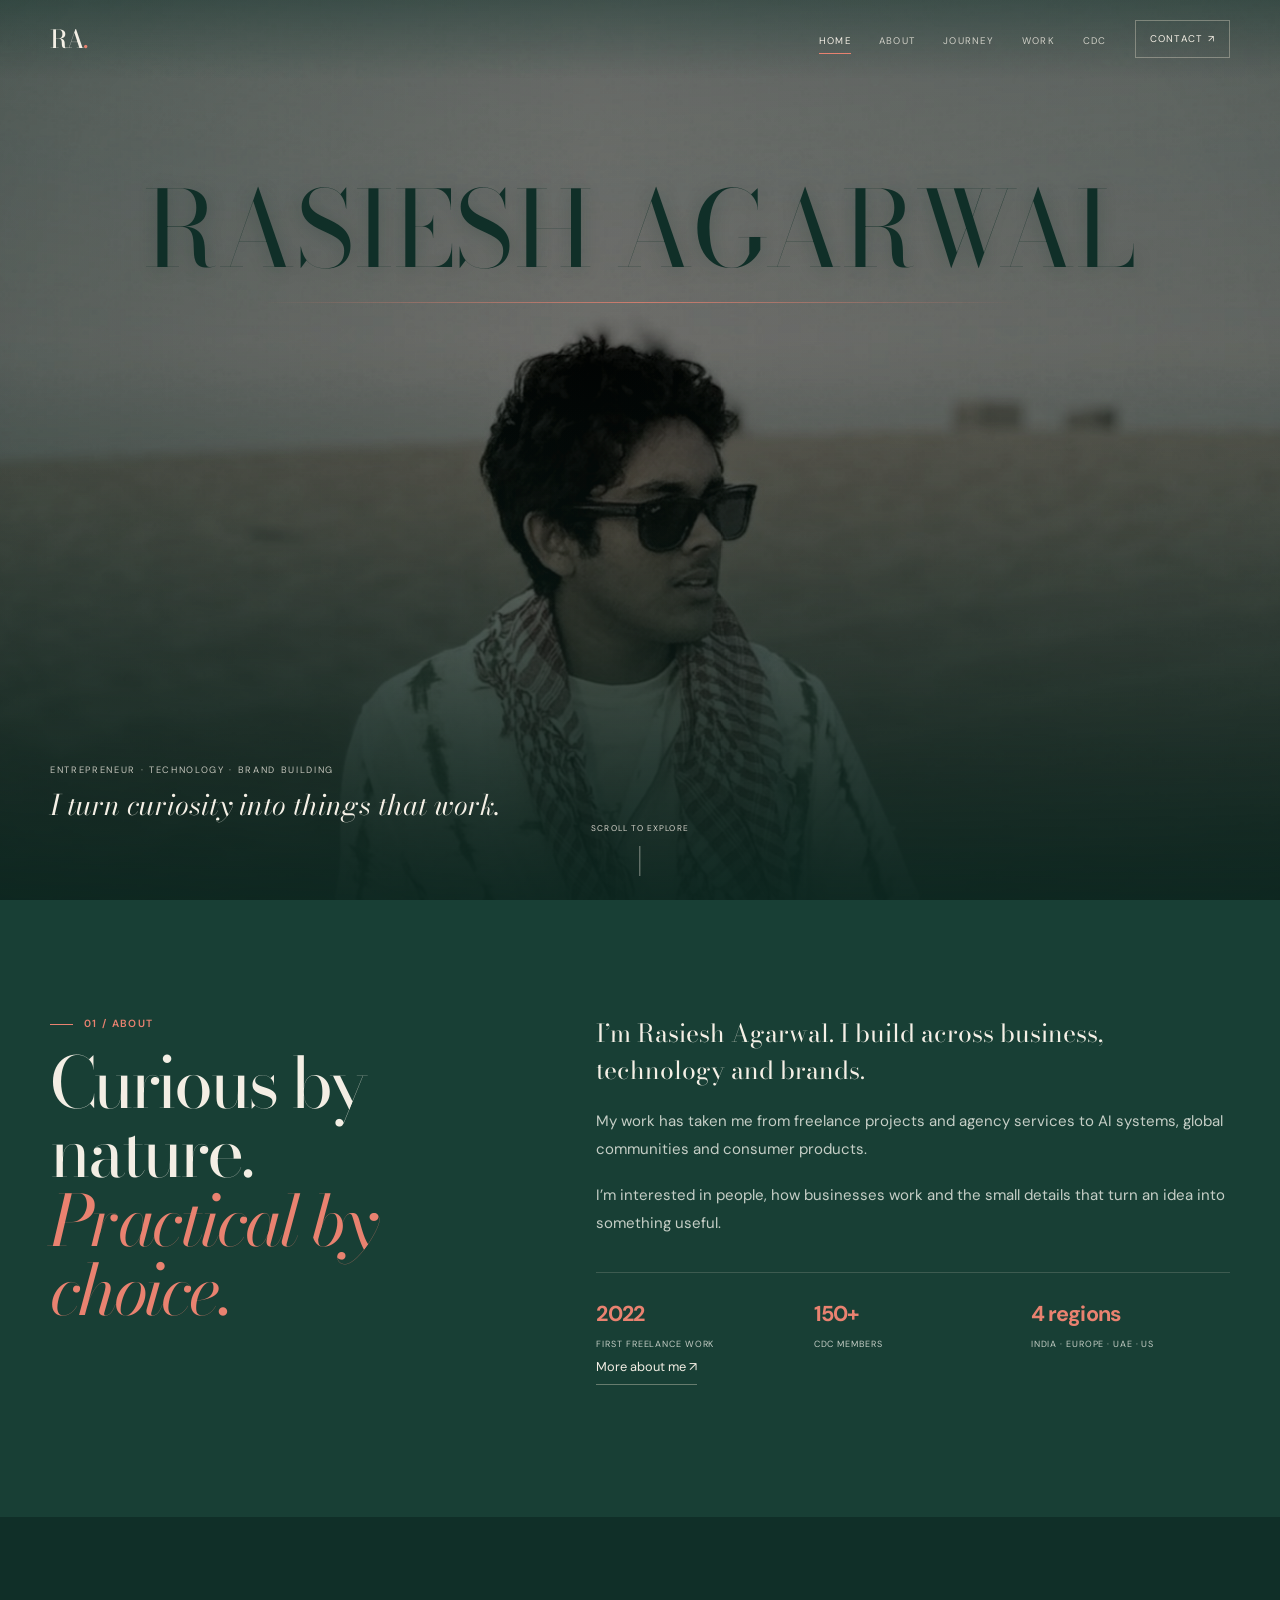
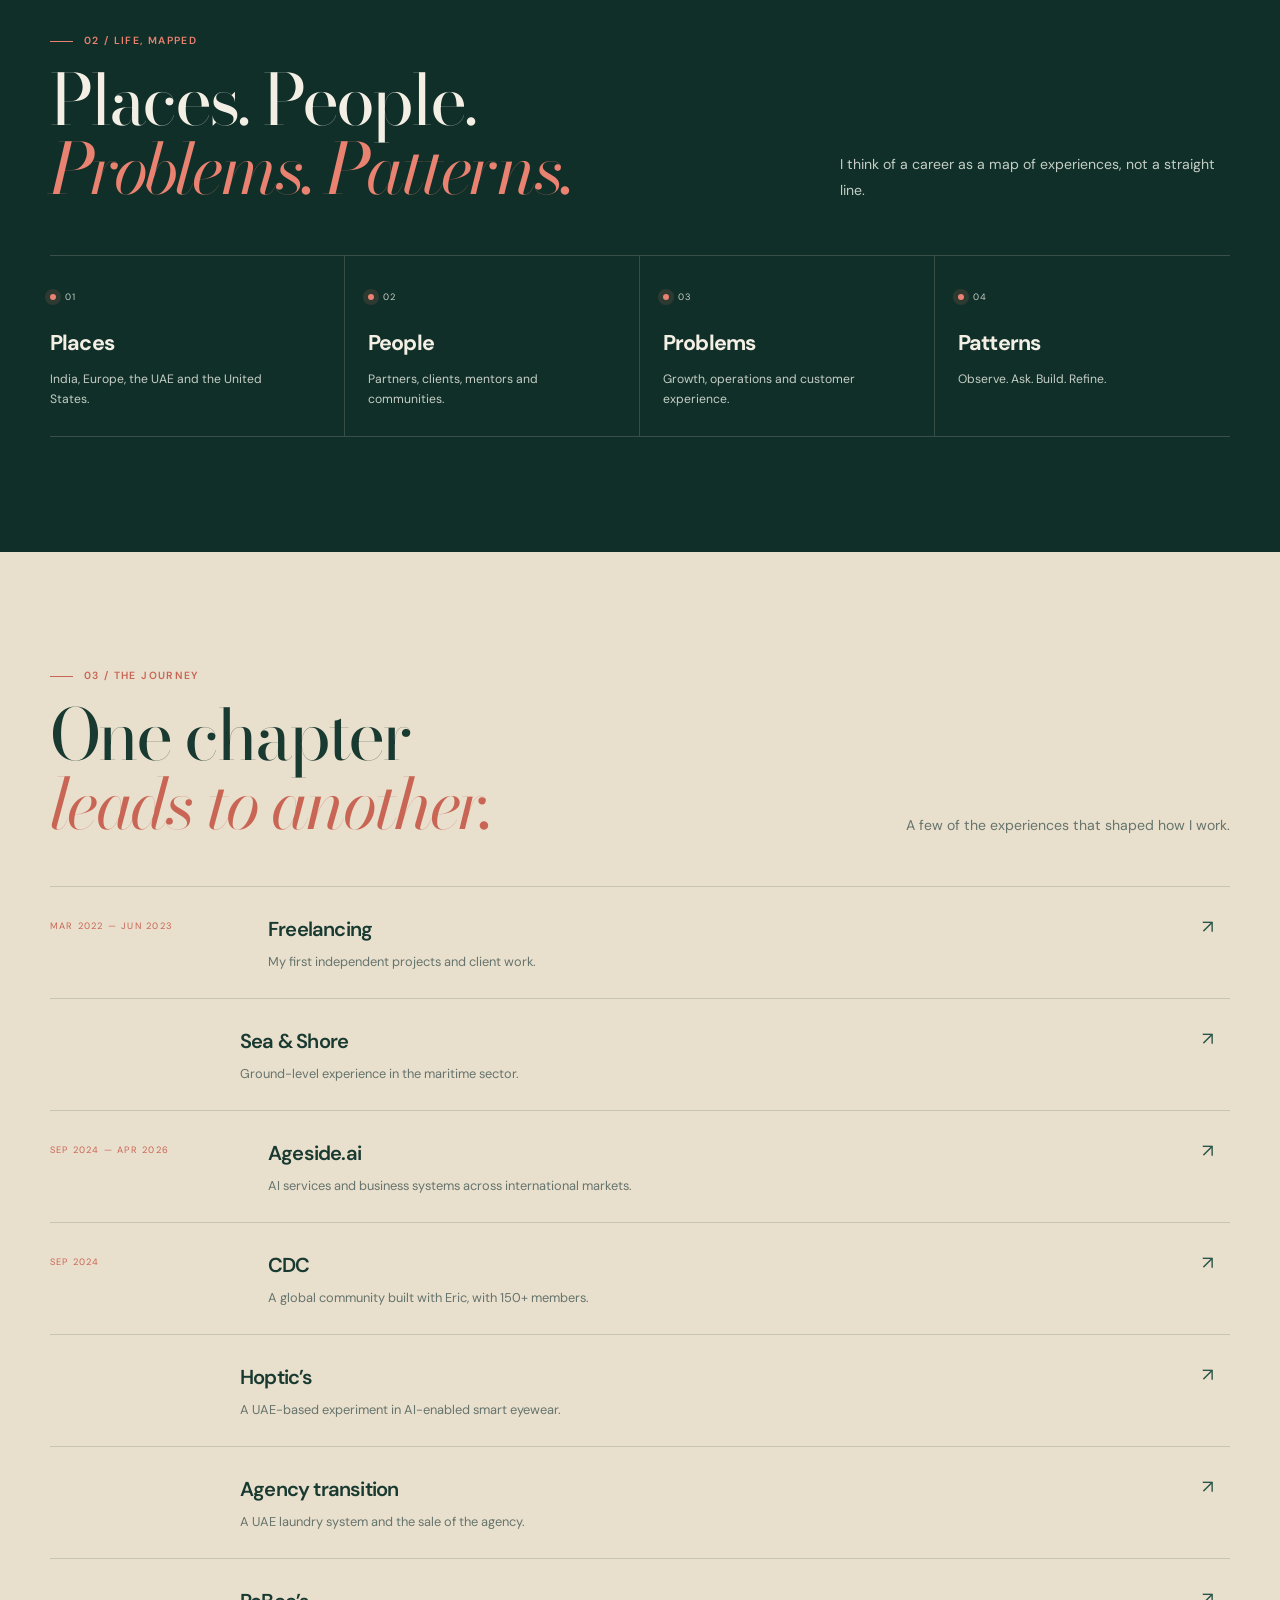
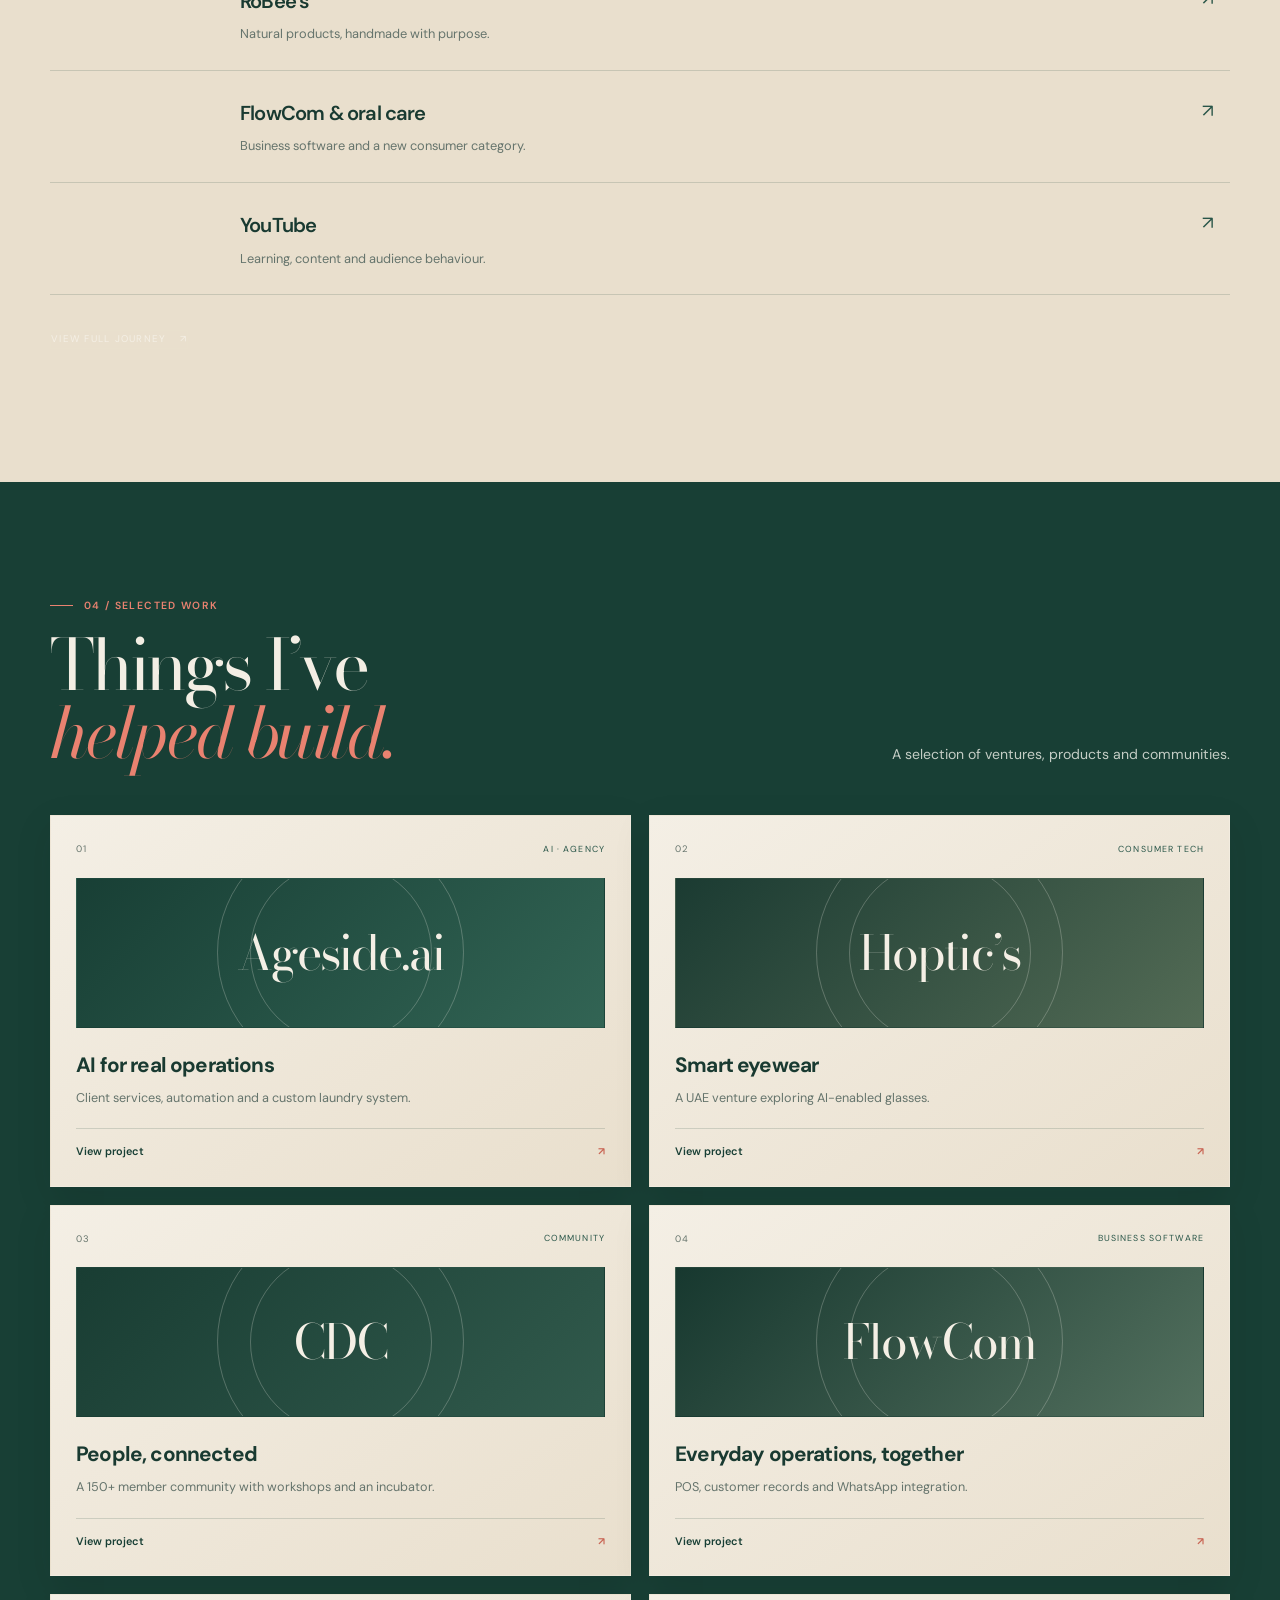
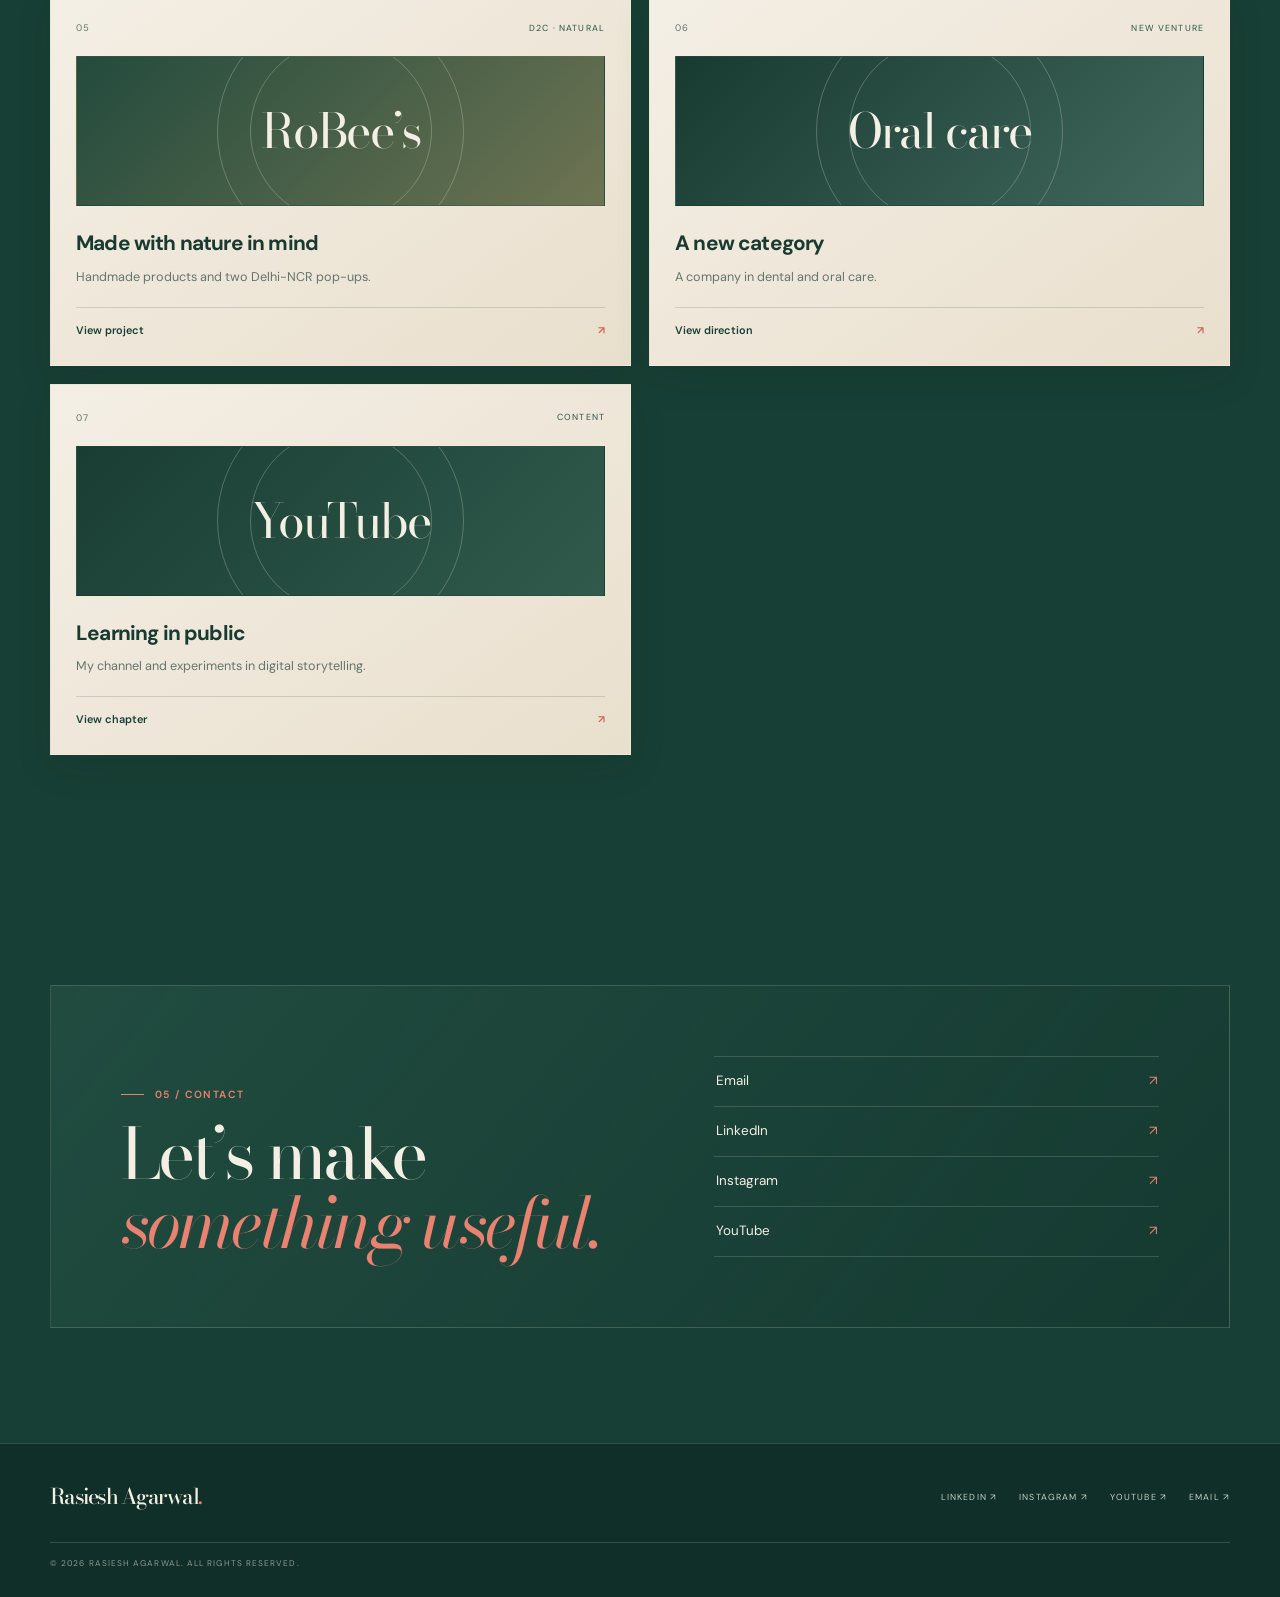
<file: index.html>
<!doctype html>
<html lang="en">
<head>
  <meta charset="utf-8">
  <meta name="viewport" content="width=device-width, initial-scale=1">
  <meta name="description" content="Rasiesh Agarwal — entrepreneur working across technology, brands, business systems and community.">
  <meta name="theme-color" content="#183f35">
  <title>Home · Rasiesh Agarwal</title>
  <link rel="stylesheet" href="style.css">
  <link rel="icon" href="assets/favicon.svg" type="image/svg+xml">
</head>
<body class="home-page">
<div class="progress" aria-hidden="true"></div>
<a class="skip-link" href="#main">Skip to content</a>
<header class="site-header">
  <nav class="nav wrap" aria-label="Main navigation">
    <a class="brand" href="index.html">RA<span>.</span></a>
    <div class="nav-right">
      <ul class="nav-links" id="site-menu"><li><a href="index.html" aria-current="page">Home</a></li><li><a href="about.html">About</a></li><li><a href="journey.html">Journey</a></li><li><a href="work.html">Work</a></li><li><a href="community.html">CDC</a></li></ul>
      <a class="nav-contact" href="index.html#contact">Contact ↗</a>
      <button class="menu-toggle" aria-controls="site-menu" type="button" aria-label="Open menu" aria-expanded="false">＋</button>
    </div>
  </nav>
</header>
<main id="main">
<section class="hero-landing" id="top" aria-label="Rasiesh Agarwal — introduction">
  <img class="hero-landing-image" src="assets/rasiesh-hero-cinematic.jpg" alt="Rasiesh Agarwal standing in a desert at sunset">
  <div class="hero-landing-shade" aria-hidden="true"></div>
  <div class="hero-title-block hero-in"><h1 aria-label="Rasiesh Agarwal"><span class="name-word name-first" aria-hidden="true">RASIESH</span> <span class="name-word name-last" aria-hidden="true">AGARWAL</span></h1></div>
  <div class="hero-bottom-copy hero-in d2">
    <span>ENTREPRENEUR · TECHNOLOGY · BRAND BUILDING</span>
    <p>I turn curiosity into things that work.</p>
  </div>
  <a class="hero-scroll" href="#about" aria-label="Scroll to explore"><span>SCROLL TO EXPLORE</span><i aria-hidden="true"></i></a>
</section>

<section class="section wrap" id="about">
  <div class="about-grid">
    <div class="reveal"><p class="eyebrow">01 / About</p><h2 class="section-title">Curious by nature.<br><em>Practical by choice.</em></h2></div>
    <div class="about-copy reveal delay-1">
      <p>I’m Rasiesh Agarwal. I build across business, technology and brands.</p>
      <p>My work has taken me from freelance projects and agency services to AI systems, global communities and consumer products.</p>
      <p>I’m interested in people, how businesses work and the small details that turn an idea into something useful.</p>
      <div class="facts">
        <div class="fact"><strong>2022</strong><span>First freelance work</span></div>
        <div class="fact"><strong>150+</strong><span>CDC members</span></div>
        <div class="fact"><strong>4 regions</strong><span>India · Europe · UAE · US</span></div>
      </div>
      <p class="home-link-row"><a class="text-link" href="about.html">More about me ↗</a></p>
    </div>
  </div>
</section>

<section class="section section-dark">
  <div class="wrap">
    <div class="section-head reveal"><div><p class="eyebrow">02 / Life, mapped</p><h2>Places. People.<br><em>Problems. Patterns.</em></h2></div><p class="section-intro">I think of a career as a map of experiences, not a straight line.</p></div>
    <div class="dataset">
      <div class="data-cell reveal"><span class="data-id"><i class="node"></i>01</span><h3>Places</h3><p>India, Europe, the UAE and the United States.</p></div>
      <div class="data-cell reveal delay-1"><span class="data-id"><i class="node"></i>02</span><h3>People</h3><p>Partners, clients, mentors and communities.</p></div>
      <div class="data-cell reveal delay-2"><span class="data-id"><i class="node"></i>03</span><h3>Problems</h3><p>Growth, operations and customer experience.</p></div>
      <div class="data-cell reveal delay-3"><span class="data-id"><i class="node"></i>04</span><h3>Patterns</h3><p>Observe. Ask. Build. Refine.</p></div>
    </div>
  </div>
</section>

<section class="section section-soft" id="journey">
  <div class="wrap">
    <div class="section-head reveal"><div><p class="eyebrow">03 / The journey</p><h2>One chapter<br><em>leads to another.</em></h2></div><p class="section-intro">A few of the experiences that shaped how I work.</p></div>
    <div class="timeline-list">
      <a class="timeline-item reveal" href="journey.html#freelance"><span class="timeline-date">MAR 2022 — JUN 2023</span><div><h3>Freelancing</h3><p>My first independent projects and client work.</p></div><span class="timeline-arrow">↗</span></a>
      <a class="timeline-item no-date reveal" href="journey.html#sea-shore"><div><h3>Sea &amp; Shore</h3><p>Ground-level experience in the maritime sector.</p></div><span class="timeline-arrow">↗</span></a>
      <a class="timeline-item reveal" href="journey.html#ageside"><span class="timeline-date">SEP 2024 — APR 2026</span><div><h3>Ageside.ai</h3><p>AI services and business systems across international markets.</p></div><span class="timeline-arrow">↗</span></a>
      <a class="timeline-item reveal" href="journey.html#cdc"><span class="timeline-date">SEP 2024</span><div><h3>CDC</h3><p>A global community built with Eric, with 150+ members.</p></div><span class="timeline-arrow">↗</span></a>
      <a class="timeline-item no-date reveal" href="journey.html#hoptics"><div><h3>Hoptic’s</h3><p>A UAE-based experiment in AI-enabled smart eyewear.</p></div><span class="timeline-arrow">↗</span></a>
      <a class="timeline-item no-date reveal" href="journey.html#transition"><div><h3>Agency transition</h3><p>A UAE laundry system and the sale of the agency.</p></div><span class="timeline-arrow">↗</span></a>
      <a class="timeline-item no-date reveal" href="journey.html#robees"><div><h3>RoBee’s</h3><p>Natural products, handmade with purpose.</p></div><span class="timeline-arrow">↗</span></a>
      <a class="timeline-item no-date reveal" href="journey.html#current"><div><h3>FlowCom &amp; oral care</h3><p>Business software and a new consumer category.</p></div><span class="timeline-arrow">↗</span></a>
      <a class="timeline-item no-date reveal" href="journey.html#youtube"><div><h3>YouTube</h3><p>Learning, content and audience behaviour.</p></div><span class="timeline-arrow">↗</span></a>
    </div>
    <p class="home-link-row home-link-row-lower"><a class="button" href="journey.html">View full journey <span>↗</span></a></p>
  </div>
</section>

<section class="section wrap" id="work">
  <div class="section-head reveal"><div><p class="eyebrow">04 / Selected work</p><h2>Things I’ve<br><em>helped build.</em></h2></div><p class="section-intro">A selection of ventures, products and communities.</p></div>
  <div class="work-grid">
    <a class="work-card reveal" href="chapters/ageside.html"><div class="work-card-top"><span class="work-num">01</span><span class="work-tag">AI · AGENCY</span></div><div class="work-art art-ai"><span>Ageside.ai</span></div><h3>AI for real operations</h3><p>Client services, automation and a custom laundry system.</p><div class="card-link">View project <span>↗</span></div></a>
    <a class="work-card reveal delay-1" href="chapters/hoptics.html"><div class="work-card-top"><span class="work-num">02</span><span class="work-tag">CONSUMER TECH</span></div><div class="work-art art-hoptic"><span>Hoptic’s</span></div><h3>Smart eyewear</h3><p>A UAE venture exploring AI-enabled glasses.</p><div class="card-link">View project <span>↗</span></div></a>
    <a class="work-card reveal" href="community.html"><div class="work-card-top"><span class="work-num">03</span><span class="work-tag">COMMUNITY</span></div><div class="work-art art-community"><span>CDC</span></div><h3>People, connected</h3><p>A 150+ member community with workshops and an incubator.</p><div class="card-link">View project <span>↗</span></div></a>
    <a class="work-card reveal delay-1" href="chapters/flowcom.html"><div class="work-card-top"><span class="work-num">04</span><span class="work-tag">BUSINESS SOFTWARE</span></div><div class="work-art art-flow"><span>FlowCom</span></div><h3>Everyday operations, together</h3><p>POS, customer records and WhatsApp integration.</p><div class="card-link">View project <span>↗</span></div></a>
    <a class="work-card reveal" href="chapters/robees.html"><div class="work-card-top"><span class="work-num">05</span><span class="work-tag">D2C · NATURAL</span></div><div class="work-art art-robees"><span>RoBee’s</span></div><h3>Made with nature in mind</h3><p>Handmade products and two Delhi-NCR pop-ups.</p><div class="card-link">View project <span>↗</span></div></a>
    <a class="work-card reveal delay-1" href="chapters/dental-oral-care.html"><div class="work-card-top"><span class="work-num">06</span><span class="work-tag">NEW VENTURE</span></div><div class="work-art art-oral"><span>Oral care</span></div><h3>A new category</h3><p>A company in dental and oral care.</p><div class="card-link">View direction <span>↗</span></div></a>
    <a class="work-card reveal" href="chapters/youtube.html"><div class="work-card-top"><span class="work-num">07</span><span class="work-tag">CONTENT</span></div><div class="work-art art-community"><span>YouTube</span></div><h3>Learning in public</h3><p>My channel and experiments in digital storytelling.</p><div class="card-link">View chapter <span>↗</span></div></a>
  </div>
</section>

<section class="section wrap" id="contact">
  <div class="contact-panel"><div class="reveal"><p class="eyebrow">05 / Contact</p><h2>Let’s make<br><em>something useful.</em></h2></div><div class="contact-links reveal delay-1"><a href="mailto:agarwalrasiesh@gmail.com">Email <span>↗</span></a><a href="https://www.linkedin.com/in/rasieshagarwal/" target="_blank" rel="noopener noreferrer">LinkedIn <span>↗</span></a><a href="https://www.instagram.com/rasieshagarwal/" target="_blank" rel="noopener noreferrer">Instagram <span>↗</span></a><a href="https://www.youtube.com/@RasieshAgarwal" target="_blank" rel="noopener noreferrer">YouTube <span>↗</span></a></div></div>
</section>
</main>
<footer class="site-footer">
  <div class="wrap footer-inner">
    <a class="footer-brand" href="index.html">Rasiesh Agarwal<span>.</span></a>
    <div class="footer-social">
      <a href="https://www.linkedin.com/in/rasieshagarwal/" target="_blank" rel="noopener noreferrer">LinkedIn ↗</a>
      <a href="https://www.instagram.com/rasieshagarwal/" target="_blank" rel="noopener noreferrer">Instagram ↗</a>
      <a href="https://www.youtube.com/@RasieshAgarwal" target="_blank" rel="noopener noreferrer">YouTube ↗</a>
      <a href="mailto:agarwalrasiesh@gmail.com">Email ↗</a>
    </div>
    <small class="footer-legal">© 2026 Rasiesh Agarwal. All rights reserved.</small>
  </div>
</footer>
<script src="script.js" defer></script>
</body>
</html>
</file>
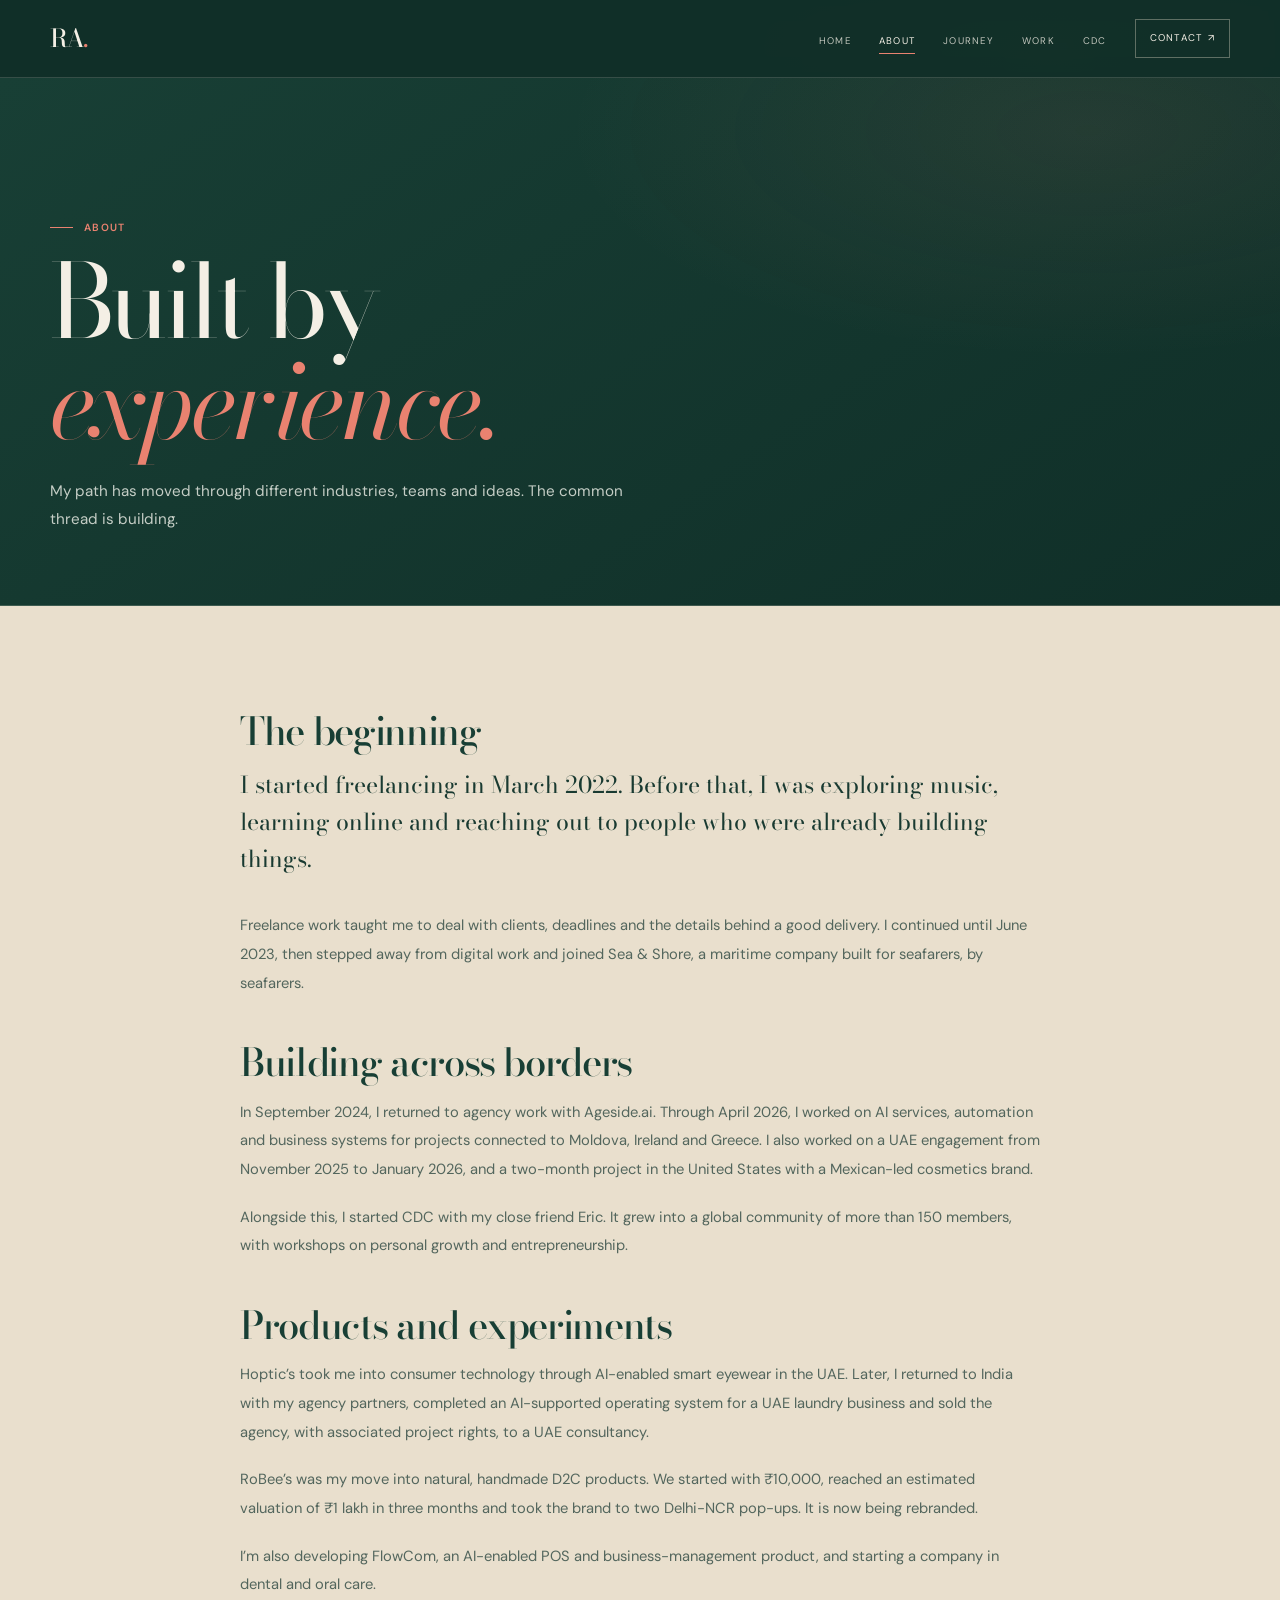
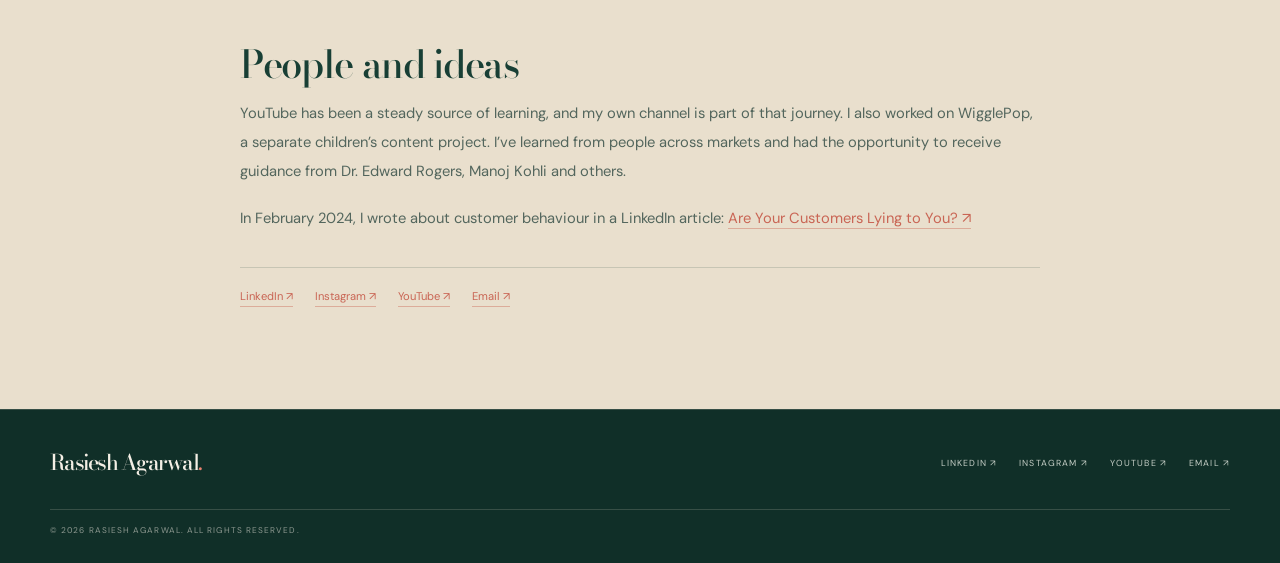
<file: about.html>
<!doctype html>
<html lang="en">
<head>
  <meta charset="utf-8">
  <meta name="viewport" content="width=device-width, initial-scale=1">
  <meta name="description" content="A short biography of Rasiesh Agarwal and his work across agencies, technology, communities and consumer brands.">
  <meta name="theme-color" content="#183f35">
  <title>About · Rasiesh Agarwal</title>
  <link rel="stylesheet" href="style.css">
  <link rel="icon" href="assets/favicon.svg" type="image/svg+xml">
</head>
<body>
<div class="progress" aria-hidden="true"></div>
<a class="skip-link" href="#main">Skip to content</a>
<header class="site-header">
  <nav class="nav wrap" aria-label="Main navigation">
    <a class="brand" href="index.html">RA<span>.</span></a>
    <div class="nav-right">
      <ul class="nav-links" id="site-menu"><li><a href="index.html">Home</a></li><li><a href="about.html" aria-current="page">About</a></li><li><a href="journey.html">Journey</a></li><li><a href="work.html">Work</a></li><li><a href="community.html">CDC</a></li></ul>
      <a class="nav-contact" href="index.html#contact">Contact ↗</a>
      <button class="menu-toggle" aria-controls="site-menu" type="button" aria-label="Open menu" aria-expanded="false">＋</button>
    </div>
  </nav>
</header>
<main id="main">
<section class="page-hero"><div class="wrap"><p class="eyebrow">About</p><h1>Built by<br><em>experience.</em></h1><p>My path has moved through different industries, teams and ideas. The common thread is building.</p></div></section>
<section class="page-body"><div class="wrap article-grid single"><article class="article">
<h2>The beginning</h2>
<p class="lead">I started freelancing in March 2022. Before that, I was exploring music, learning online and reaching out to people who were already building things.</p>
<p>Freelance work taught me to deal with clients, deadlines and the details behind a good delivery. I continued until June 2023, then stepped away from digital work and joined Sea &amp; Shore, a maritime company built for seafarers, by seafarers.</p>
<h2>Building across borders</h2>
<p>In September 2024, I returned to agency work with Ageside.ai. Through April 2026, I worked on AI services, automation and business systems for projects connected to Moldova, Ireland and Greece. I also worked on a UAE engagement from November 2025 to January 2026, and a two-month project in the United States with a Mexican-led cosmetics brand.</p>
<p>Alongside this, I started CDC with my close friend Eric. It grew into a global community of more than 150 members, with workshops on personal growth and entrepreneurship.</p>
<h2>Products and experiments</h2>
<p>Hoptic’s took me into consumer technology through AI-enabled smart eyewear in the UAE. Later, I returned to India with my agency partners, completed an AI-supported operating system for a UAE laundry business and sold the agency, with associated project rights, to a UAE consultancy.</p>
<p>RoBee’s was my move into natural, handmade D2C products. We started with ₹10,000, reached an estimated valuation of ₹1 lakh in three months and took the brand to two Delhi-NCR pop-ups. It is now being rebranded.</p>
<p>I’m also developing FlowCom, an AI-enabled POS and business-management product, and starting a company in dental and oral care.</p>
<h2>People and ideas</h2>
<p>YouTube has been a steady source of learning, and my own channel is part of that journey. I also worked on WigglePop, a separate children’s content project. I’ve learned from people across markets and had the opportunity to receive guidance from Dr. Edward Rogers, Manoj Kohli and others.</p>
<p>In February 2024, I wrote about customer behaviour in a LinkedIn article: <a href="https://www.linkedin.com/in/rasieshagarwal/" target="_blank" rel="noopener noreferrer">Are Your Customers Lying to You? ↗</a></p>
<div class="social-row"><a href="https://www.linkedin.com/in/rasieshagarwal/" target="_blank" rel="noopener noreferrer">LinkedIn ↗</a><a href="https://www.instagram.com/rasieshagarwal/" target="_blank" rel="noopener noreferrer">Instagram ↗</a><a href="https://www.youtube.com/@RasieshAgarwal" target="_blank" rel="noopener noreferrer">YouTube ↗</a><a href="mailto:agarwalrasiesh@gmail.com">Email ↗</a></div>
</article></div></section>
</main>
<footer class="site-footer">
  <div class="wrap footer-inner">
    <a class="footer-brand" href="index.html">Rasiesh Agarwal<span>.</span></a>
    <div class="footer-social">
      <a href="https://www.linkedin.com/in/rasieshagarwal/" target="_blank" rel="noopener noreferrer">LinkedIn ↗</a>
      <a href="https://www.instagram.com/rasieshagarwal/" target="_blank" rel="noopener noreferrer">Instagram ↗</a>
      <a href="https://www.youtube.com/@RasieshAgarwal" target="_blank" rel="noopener noreferrer">YouTube ↗</a>
      <a href="mailto:agarwalrasiesh@gmail.com">Email ↗</a>
    </div>
    <small class="footer-legal">© 2026 Rasiesh Agarwal. All rights reserved.</small>
  </div>
</footer>
<script src="script.js" defer></script>
</body>
</html>
</file>
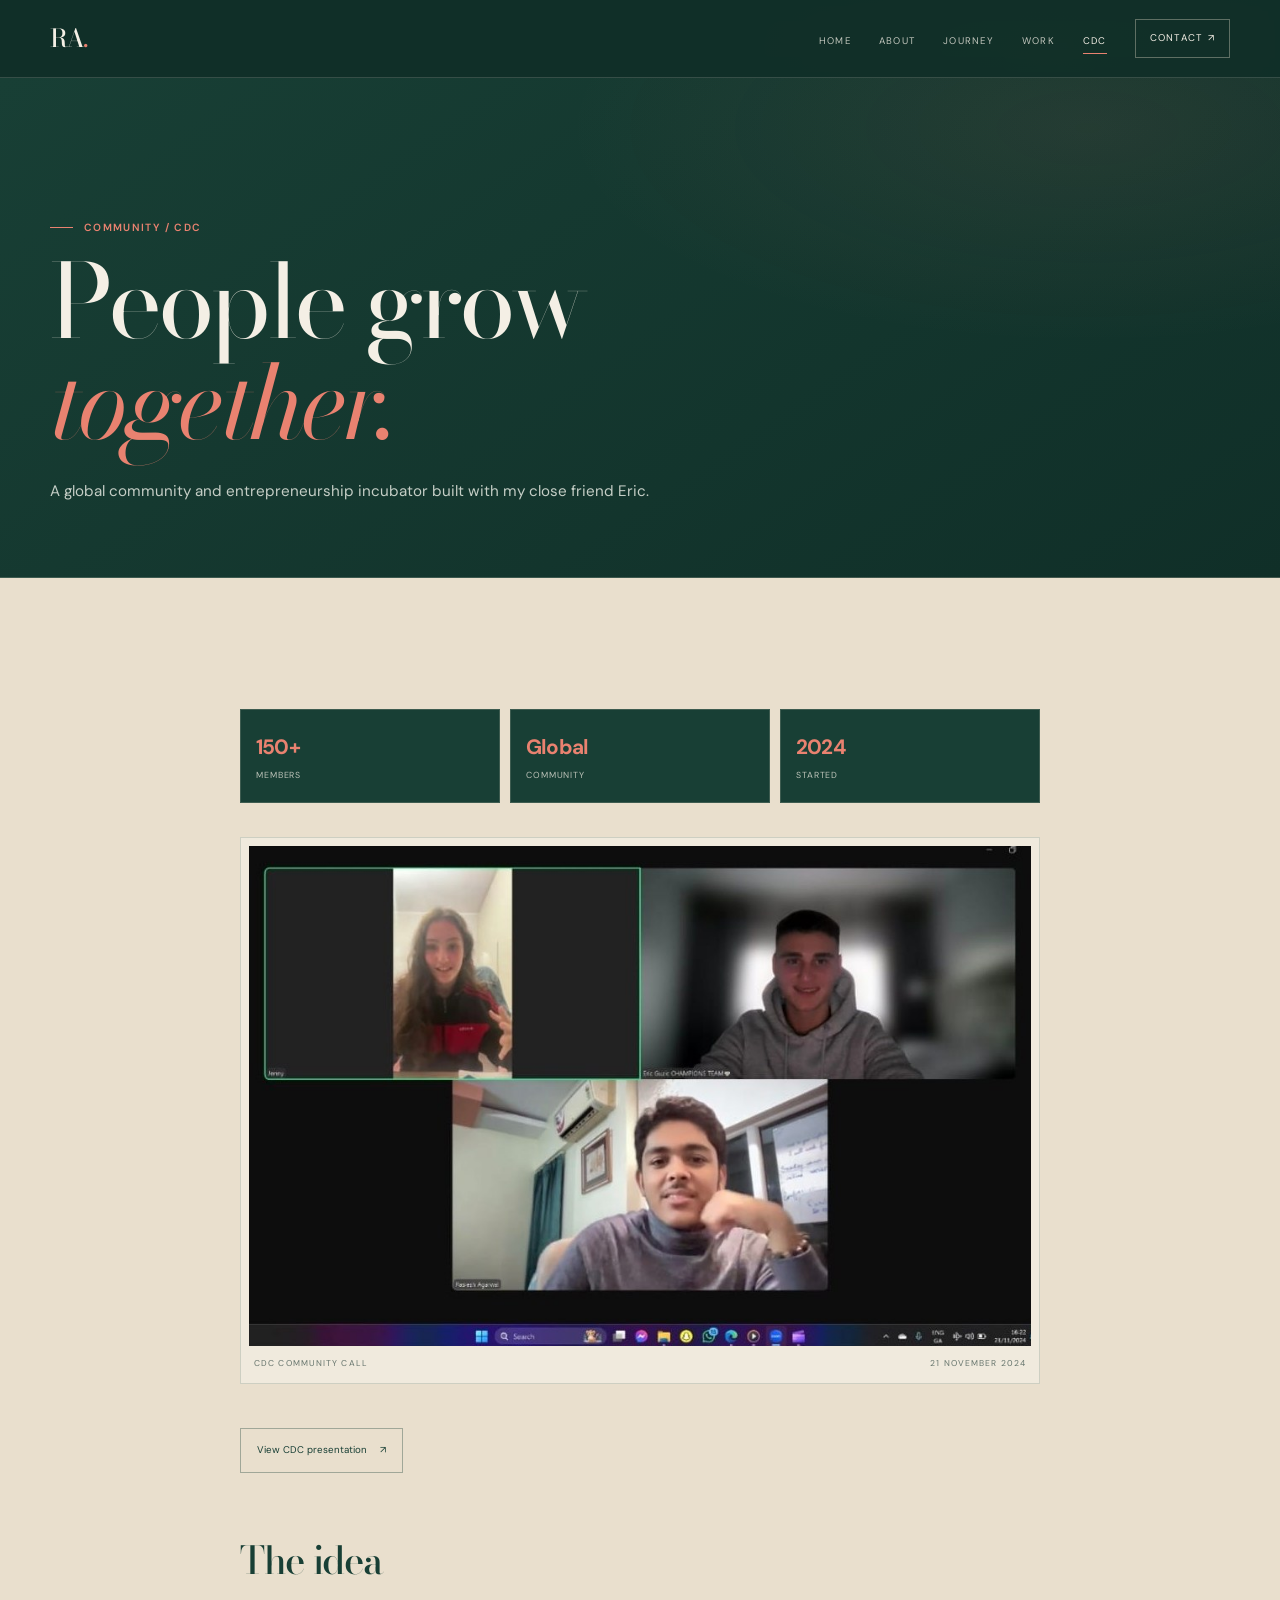
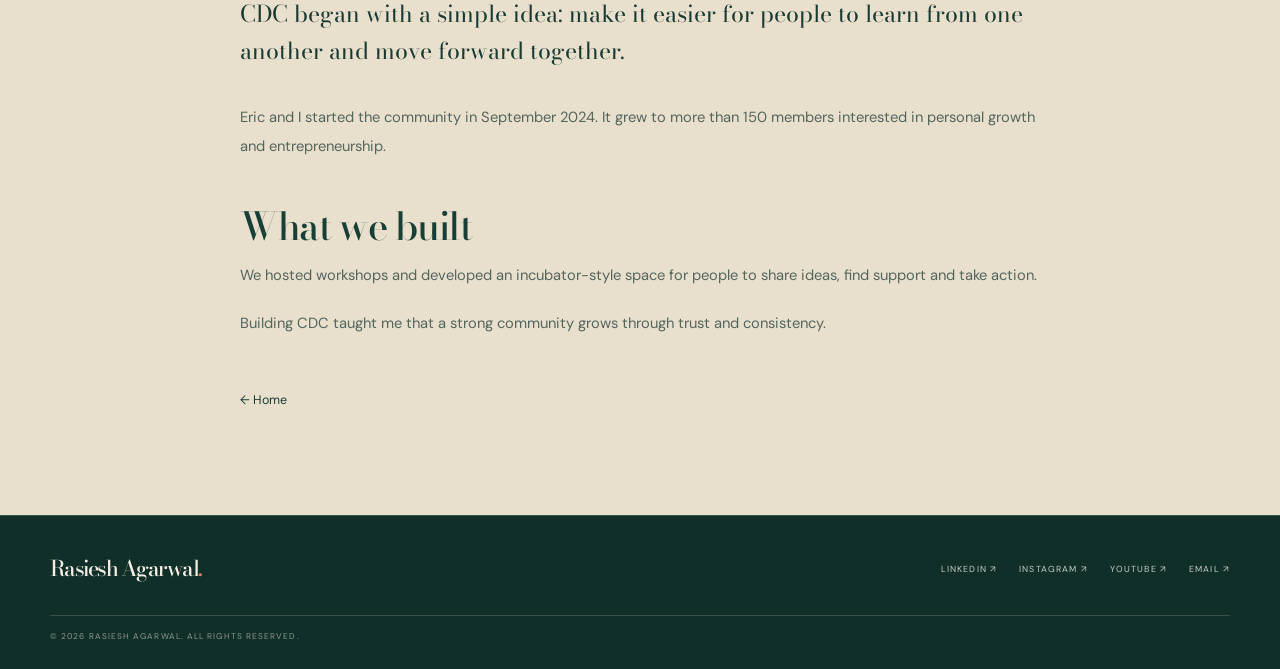
<file: community.html>
<!doctype html>
<html lang="en">
<head>
  <meta charset="utf-8">
  <meta name="viewport" content="width=device-width, initial-scale=1">
  <meta name="description" content="CDC is a global personal-growth and entrepreneurship community started by Rasiesh Agarwal and Eric.">
  <meta name="theme-color" content="#183f35">
  <title>CDC · Rasiesh Agarwal</title>
  <link rel="stylesheet" href="style.css">
  <link rel="icon" href="assets/favicon.svg" type="image/svg+xml">
</head>
<body>
<div class="progress" aria-hidden="true"></div>
<a class="skip-link" href="#main">Skip to content</a>
<header class="site-header">
  <nav class="nav wrap" aria-label="Main navigation">
    <a class="brand" href="index.html">RA<span>.</span></a>
    <div class="nav-right">
      <ul class="nav-links" id="site-menu"><li><a href="index.html">Home</a></li><li><a href="about.html">About</a></li><li><a href="journey.html">Journey</a></li><li><a href="work.html">Work</a></li><li><a href="community.html" aria-current="page">CDC</a></li></ul>
      <a class="nav-contact" href="index.html#contact">Contact ↗</a>
      <button class="menu-toggle" aria-controls="site-menu" type="button" aria-label="Open menu" aria-expanded="false">＋</button>
    </div>
  </nav>
</header>
<main id="main">
<section class="page-hero"><div class="wrap"><p class="eyebrow">Community / CDC</p><h1>People grow<br><em>together.</em></h1><p>A global community and entrepreneurship incubator built with my close friend Eric.</p></div></section>
<section class="page-body"><div class="wrap article-grid single"><article class="article">
<div class="statline statline-three"><div class="statbox"><strong>150+</strong><span>Members</span></div><div class="statbox"><strong>Global</strong><span>Community</span></div><div class="statbox"><strong>2024</strong><span>Started</span></div></div>
<figure class="collab-figure reveal"><img class="collab-photo collab-photo-cdc" src="assets/cdc-community-call.jpg" alt="CDC community video call with Rasiesh, Eric and another participant" loading="lazy"><figcaption><span>CDC community call</span><span>21 November 2024</span></figcaption></figure>
<a class="deck-link" href="https://canva.link/j3imixn4tnnkae0" target="_blank" rel="noopener noreferrer">View CDC presentation <span>↗</span></a>
<h2>The idea</h2><p class="lead">CDC began with a simple idea: make it easier for people to learn from one another and move forward together.</p>
<p>Eric and I started the community in September 2024. It grew to more than 150 members interested in personal growth and entrepreneurship.</p>
<h2>What we built</h2><p>We hosted workshops and developed an incubator-style space for people to share ideas, find support and take action.</p>
<p>Building CDC taught me that a strong community grows through trust and consistency.</p>
<a class="back-link" href="index.html">← Home</a>
</article></div></section>
</main>
<footer class="site-footer">
  <div class="wrap footer-inner">
    <a class="footer-brand" href="index.html">Rasiesh Agarwal<span>.</span></a>
    <div class="footer-social">
      <a href="https://www.linkedin.com/in/rasieshagarwal/" target="_blank" rel="noopener noreferrer">LinkedIn ↗</a>
      <a href="https://www.instagram.com/rasieshagarwal/" target="_blank" rel="noopener noreferrer">Instagram ↗</a>
      <a href="https://www.youtube.com/@RasieshAgarwal" target="_blank" rel="noopener noreferrer">YouTube ↗</a>
      <a href="mailto:agarwalrasiesh@gmail.com">Email ↗</a>
    </div>
    <small class="footer-legal">© 2026 Rasiesh Agarwal. All rights reserved.</small>
  </div>
</footer>
<script src="script.js" defer></script>
</body>
</html>
</file>
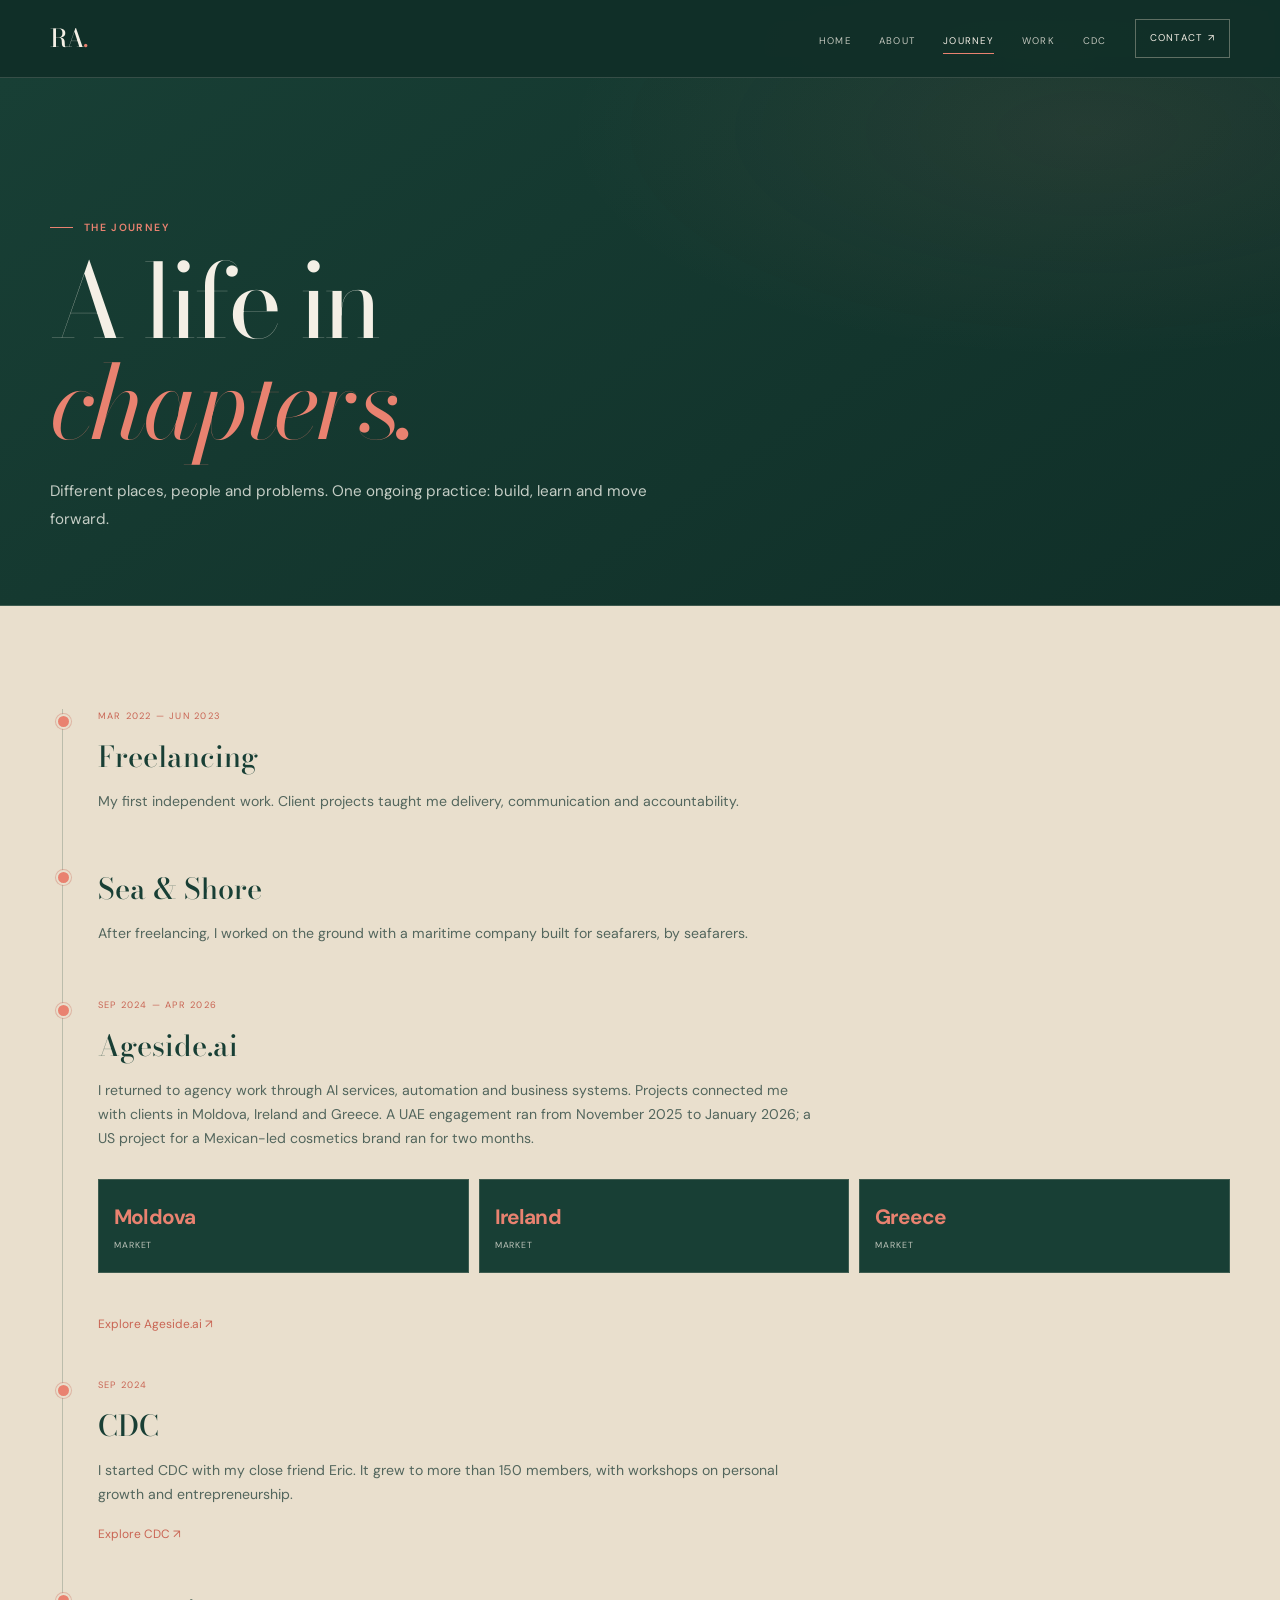
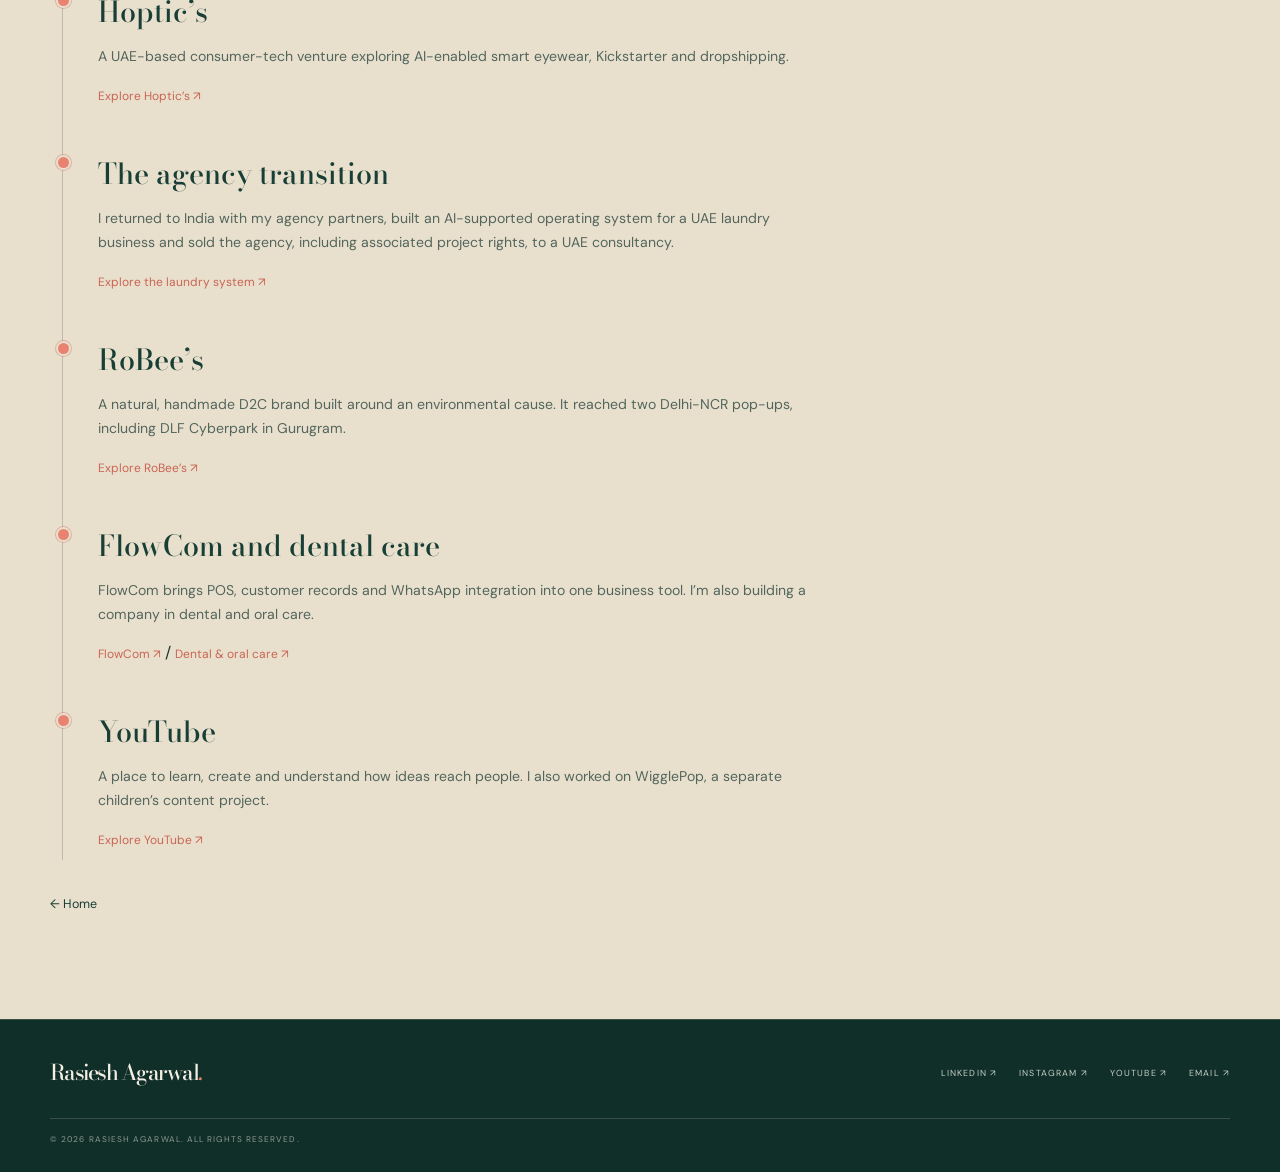
<file: journey.html>
<!doctype html>
<html lang="en">
<head>
  <meta charset="utf-8">
  <meta name="viewport" content="width=device-width, initial-scale=1">
  <meta name="description" content="A timeline of Rasiesh Agarwal’s entrepreneurial work and projects.">
  <meta name="theme-color" content="#183f35">
  <title>Journey · Rasiesh Agarwal</title>
  <link rel="stylesheet" href="style.css">
  <link rel="icon" href="assets/favicon.svg" type="image/svg+xml">
</head>
<body>
<div class="progress" aria-hidden="true"></div>
<a class="skip-link" href="#main">Skip to content</a>
<header class="site-header">
  <nav class="nav wrap" aria-label="Main navigation">
    <a class="brand" href="index.html">RA<span>.</span></a>
    <div class="nav-right">
      <ul class="nav-links" id="site-menu"><li><a href="index.html">Home</a></li><li><a href="about.html">About</a></li><li><a href="journey.html" aria-current="page">Journey</a></li><li><a href="work.html">Work</a></li><li><a href="community.html">CDC</a></li></ul>
      <a class="nav-contact" href="index.html#contact">Contact ↗</a>
      <button class="menu-toggle" aria-controls="site-menu" type="button" aria-label="Open menu" aria-expanded="false">＋</button>
    </div>
  </nav>
</header>
<main id="main">
<section class="page-hero"><div class="wrap"><p class="eyebrow">The journey</p><h1>A life in<br><em>chapters.</em></h1><p>Different places, people and problems. One ongoing practice: build, learn and move forward.</p></div></section>
<section class="page-body"><div class="wrap"><div class="timeline-page">
<div class="timeline-chapter" id="freelance"><span class="year">MAR 2022 — JUN 2023</span><h2>Freelancing</h2><p>My first independent work. Client projects taught me delivery, communication and accountability.</p></div>
<div class="timeline-chapter no-date" id="sea-shore"><h2>Sea &amp; Shore</h2><p>After freelancing, I worked on the ground with a maritime company built for seafarers, by seafarers.</p></div>
<div class="timeline-chapter" id="ageside"><span class="year">SEP 2024 — APR 2026</span><h2>Ageside.ai</h2><p>I returned to agency work through AI services, automation and business systems. Projects connected me with clients in Moldova, Ireland and Greece. A UAE engagement ran from November 2025 to January 2026; a US project for a Mexican-led cosmetics brand ran for two months.</p><div class="statline"><div class="statbox"><strong>Moldova</strong><span>Market</span></div><div class="statbox"><strong>Ireland</strong><span>Market</span></div><div class="statbox"><strong>Greece</strong><span>Market</span></div></div><a href="chapters/ageside.html">Explore Ageside.ai ↗</a></div>
<div class="timeline-chapter" id="cdc"><span class="year">SEP 2024</span><h2>CDC</h2><p>I started CDC with my close friend Eric. It grew to more than 150 members, with workshops on personal growth and entrepreneurship.</p><a href="community.html">Explore CDC ↗</a></div>
<div class="timeline-chapter no-date" id="hoptics"><h2>Hoptic’s</h2><p>A UAE-based consumer-tech venture exploring AI-enabled smart eyewear, Kickstarter and dropshipping.</p><a href="chapters/hoptics.html">Explore Hoptic’s ↗</a></div>
<div class="timeline-chapter no-date" id="transition"><h2>The agency transition</h2><p>I returned to India with my agency partners, built an AI-supported operating system for a UAE laundry business and sold the agency, including associated project rights, to a UAE consultancy.</p><a href="chapters/ageside.html#laundry">Explore the laundry system ↗</a></div>
<div class="timeline-chapter no-date" id="robees"><h2>RoBee’s</h2><p>A natural, handmade D2C brand built around an environmental cause. It reached two Delhi-NCR pop-ups, including DLF Cyberpark in Gurugram.</p><a href="chapters/robees.html">Explore RoBee’s ↗</a></div>
<div class="timeline-chapter no-date" id="current"><h2>FlowCom and dental care</h2><p>FlowCom brings POS, customer records and WhatsApp integration into one business tool. I’m also building a company in dental and oral care.</p><a href="chapters/flowcom.html">FlowCom ↗</a> <span class="timeline-separator">/</span> <a href="chapters/dental-oral-care.html">Dental &amp; oral care ↗</a></div>
<div class="timeline-chapter no-date" id="youtube"><h2>YouTube</h2><p>A place to learn, create and understand how ideas reach people. I also worked on WigglePop, a separate children’s content project.</p><a href="chapters/youtube.html">Explore YouTube ↗</a></div>
</div><a class="back-link" href="index.html">← Home</a></div></section>
</main>
<footer class="site-footer">
  <div class="wrap footer-inner">
    <a class="footer-brand" href="index.html">Rasiesh Agarwal<span>.</span></a>
    <div class="footer-social">
      <a href="https://www.linkedin.com/in/rasieshagarwal/" target="_blank" rel="noopener noreferrer">LinkedIn ↗</a>
      <a href="https://www.instagram.com/rasieshagarwal/" target="_blank" rel="noopener noreferrer">Instagram ↗</a>
      <a href="https://www.youtube.com/@RasieshAgarwal" target="_blank" rel="noopener noreferrer">YouTube ↗</a>
      <a href="mailto:agarwalrasiesh@gmail.com">Email ↗</a>
    </div>
    <small class="footer-legal">© 2026 Rasiesh Agarwal. All rights reserved.</small>
  </div>
</footer>
<script src="script.js" defer></script>
</body>
</html>
</file>
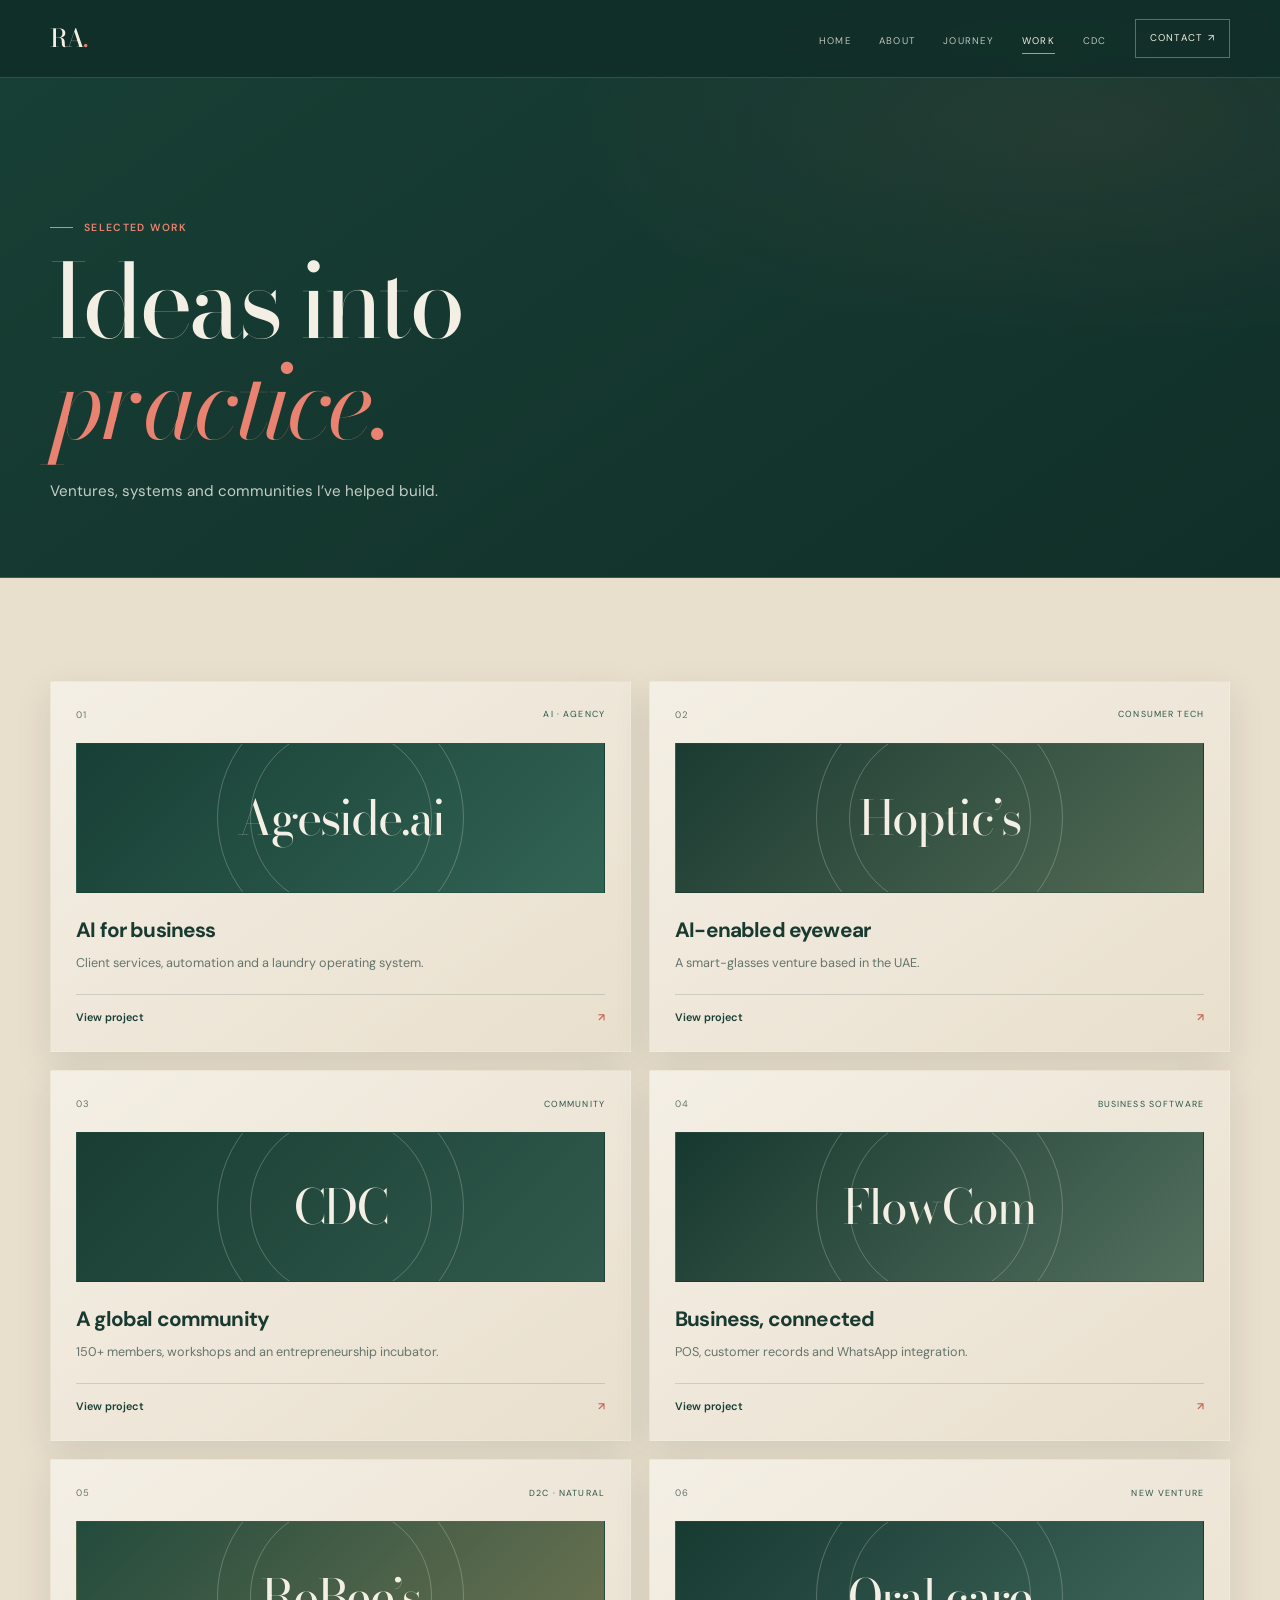
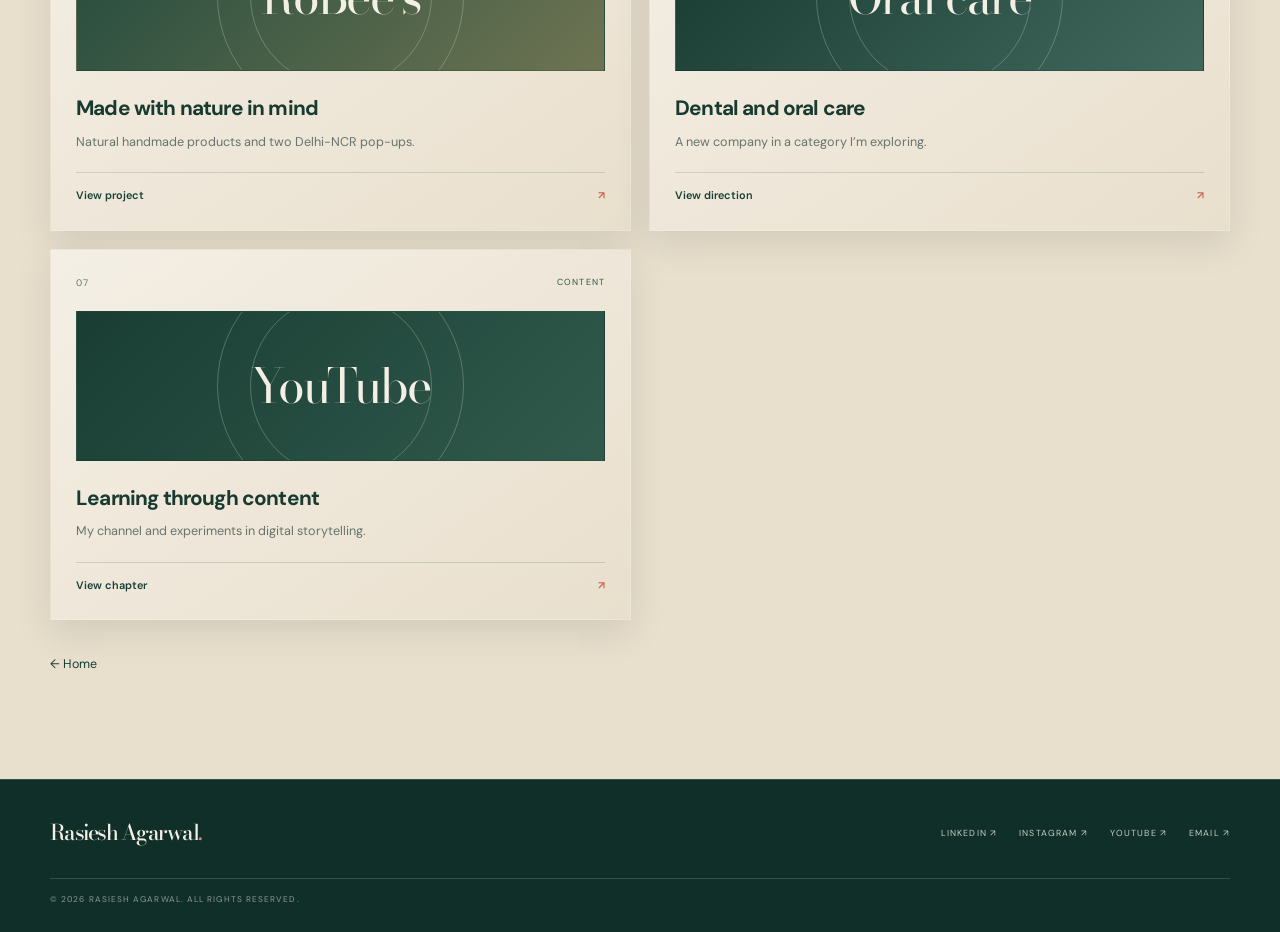
<file: work.html>
<!doctype html>
<html lang="en">
<head>
  <meta charset="utf-8">
  <meta name="viewport" content="width=device-width, initial-scale=1">
  <meta name="description" content="Selected ventures and projects by Rasiesh Agarwal.">
  <meta name="theme-color" content="#183f35">
  <title>Selected work · Rasiesh Agarwal</title>
  <link rel="stylesheet" href="style.css">
  <link rel="icon" href="assets/favicon.svg" type="image/svg+xml">
</head>
<body>
<div class="progress" aria-hidden="true"></div>
<a class="skip-link" href="#main">Skip to content</a>
<header class="site-header">
  <nav class="nav wrap" aria-label="Main navigation">
    <a class="brand" href="index.html">RA<span>.</span></a>
    <div class="nav-right">
      <ul class="nav-links" id="site-menu"><li><a href="index.html">Home</a></li><li><a href="about.html">About</a></li><li><a href="journey.html">Journey</a></li><li><a href="work.html" aria-current="page">Work</a></li><li><a href="community.html">CDC</a></li></ul>
      <a class="nav-contact" href="index.html#contact">Contact ↗</a>
      <button class="menu-toggle" aria-controls="site-menu" type="button" aria-label="Open menu" aria-expanded="false">＋</button>
    </div>
  </nav>
</header>
<main id="main">
<section class="page-hero"><div class="wrap"><p class="eyebrow">Selected work</p><h1>Ideas into<br><em>practice.</em></h1><p>Ventures, systems and communities I’ve helped build.</p></div></section>
<section class="page-body"><div class="wrap"><div class="work-grid">
<a class="work-card reveal" href="chapters/ageside.html"><div class="work-card-top"><span class="work-num">01</span><span class="work-tag">AI · AGENCY</span></div><div class="work-art art-ai"><span>Ageside.ai</span></div><h3>AI for business</h3><p>Client services, automation and a laundry operating system.</p><div class="card-link">View project <span>↗</span></div></a>
<a class="work-card reveal delay-1" href="chapters/hoptics.html"><div class="work-card-top"><span class="work-num">02</span><span class="work-tag">CONSUMER TECH</span></div><div class="work-art art-hoptic"><span>Hoptic’s</span></div><h3>AI-enabled eyewear</h3><p>A smart-glasses venture based in the UAE.</p><div class="card-link">View project <span>↗</span></div></a>
<a class="work-card reveal" href="community.html"><div class="work-card-top"><span class="work-num">03</span><span class="work-tag">COMMUNITY</span></div><div class="work-art art-community"><span>CDC</span></div><h3>A global community</h3><p>150+ members, workshops and an entrepreneurship incubator.</p><div class="card-link">View project <span>↗</span></div></a>
<a class="work-card reveal delay-1" href="chapters/flowcom.html"><div class="work-card-top"><span class="work-num">04</span><span class="work-tag">BUSINESS SOFTWARE</span></div><div class="work-art art-flow"><span>FlowCom</span></div><h3>Business, connected</h3><p>POS, customer records and WhatsApp integration.</p><div class="card-link">View project <span>↗</span></div></a>
<a class="work-card reveal" href="chapters/robees.html"><div class="work-card-top"><span class="work-num">05</span><span class="work-tag">D2C · NATURAL</span></div><div class="work-art art-robees"><span>RoBee’s</span></div><h3>Made with nature in mind</h3><p>Natural handmade products and two Delhi-NCR pop-ups.</p><div class="card-link">View project <span>↗</span></div></a>
<a class="work-card reveal delay-1" href="chapters/dental-oral-care.html"><div class="work-card-top"><span class="work-num">06</span><span class="work-tag">NEW VENTURE</span></div><div class="work-art art-oral"><span>Oral care</span></div><h3>Dental and oral care</h3><p>A new company in a category I’m exploring.</p><div class="card-link">View direction <span>↗</span></div></a>
<a class="work-card reveal" href="chapters/youtube.html"><div class="work-card-top"><span class="work-num">07</span><span class="work-tag">CONTENT</span></div><div class="work-art art-community"><span>YouTube</span></div><h3>Learning through content</h3><p>My channel and experiments in digital storytelling.</p><div class="card-link">View chapter <span>↗</span></div></a>
</div><a class="back-link" href="index.html">← Home</a></div></section>
</main>
<footer class="site-footer">
  <div class="wrap footer-inner">
    <a class="footer-brand" href="index.html">Rasiesh Agarwal<span>.</span></a>
    <div class="footer-social">
      <a href="https://www.linkedin.com/in/rasieshagarwal/" target="_blank" rel="noopener noreferrer">LinkedIn ↗</a>
      <a href="https://www.instagram.com/rasieshagarwal/" target="_blank" rel="noopener noreferrer">Instagram ↗</a>
      <a href="https://www.youtube.com/@RasieshAgarwal" target="_blank" rel="noopener noreferrer">YouTube ↗</a>
      <a href="mailto:agarwalrasiesh@gmail.com">Email ↗</a>
    </div>
    <small class="footer-legal">© 2026 Rasiesh Agarwal. All rights reserved.</small>
  </div>
</footer>
<script src="script.js" defer></script>
</body>
</html>
</file>
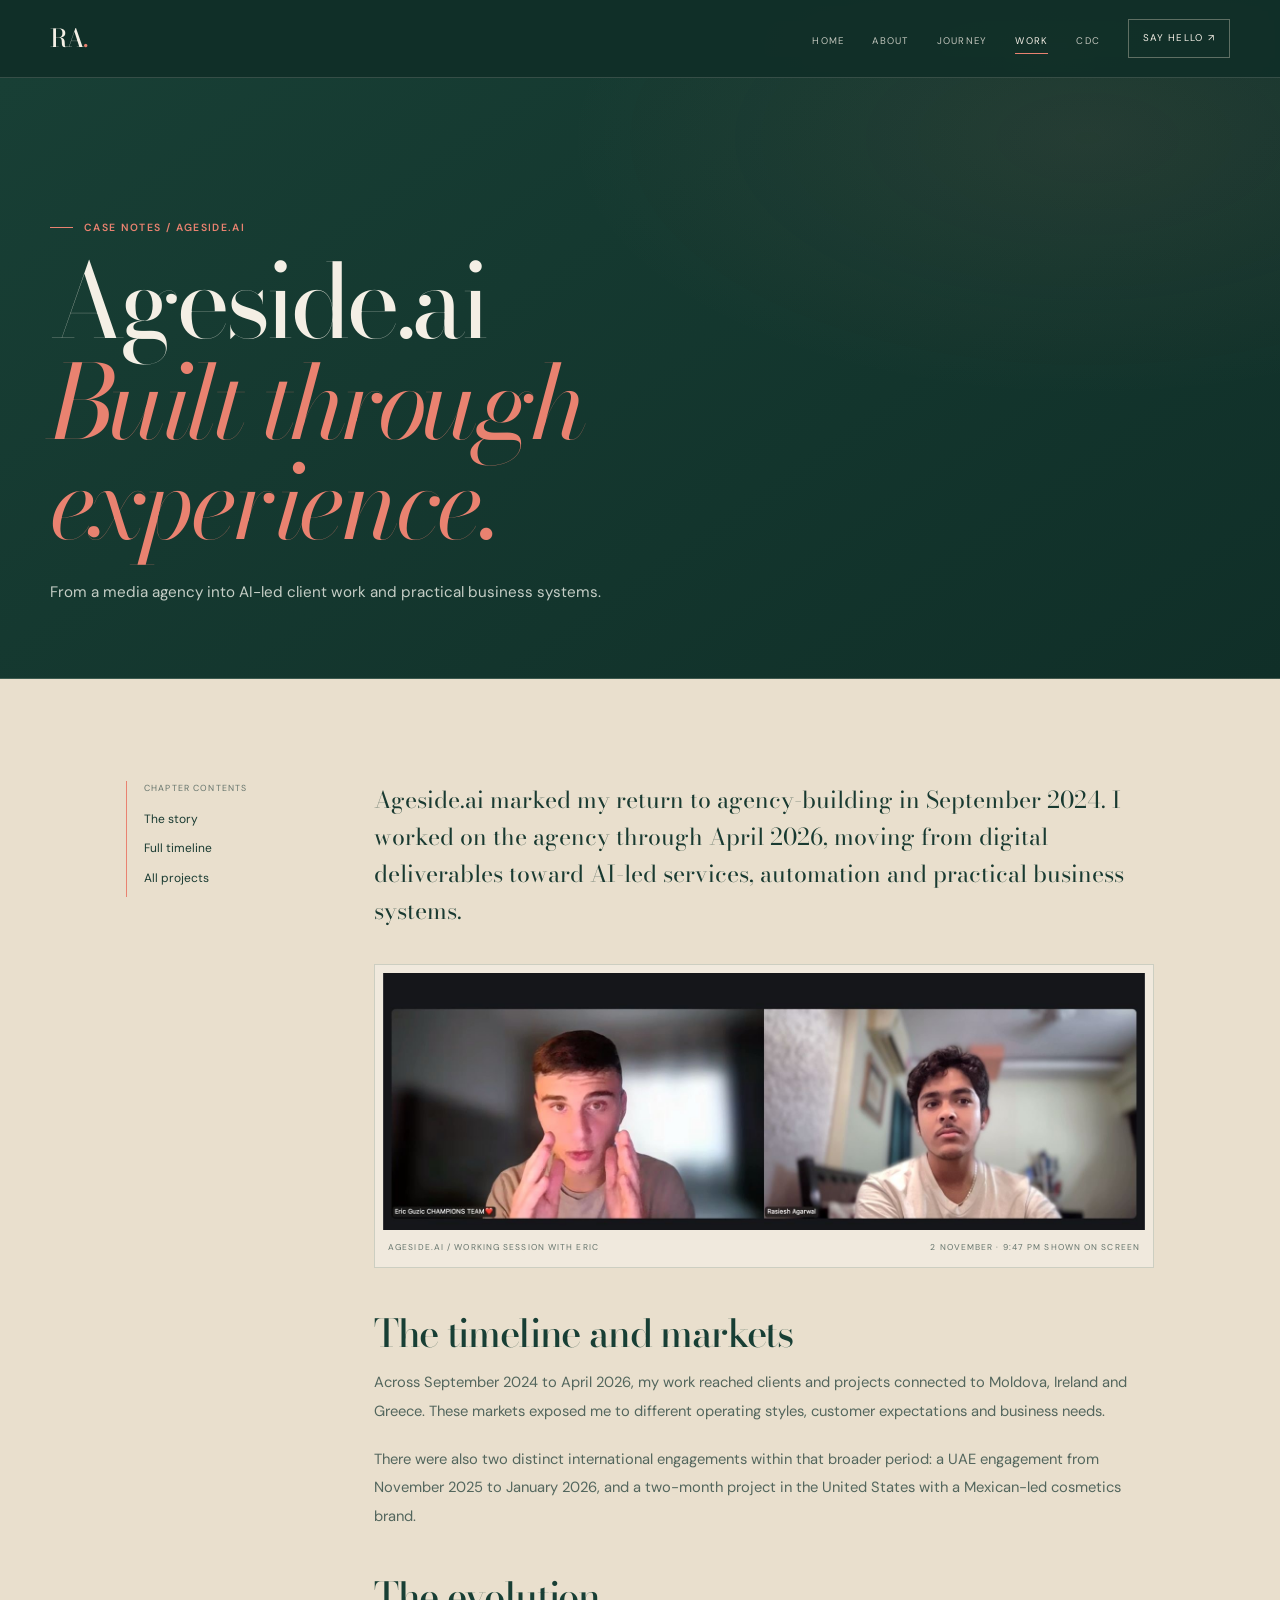
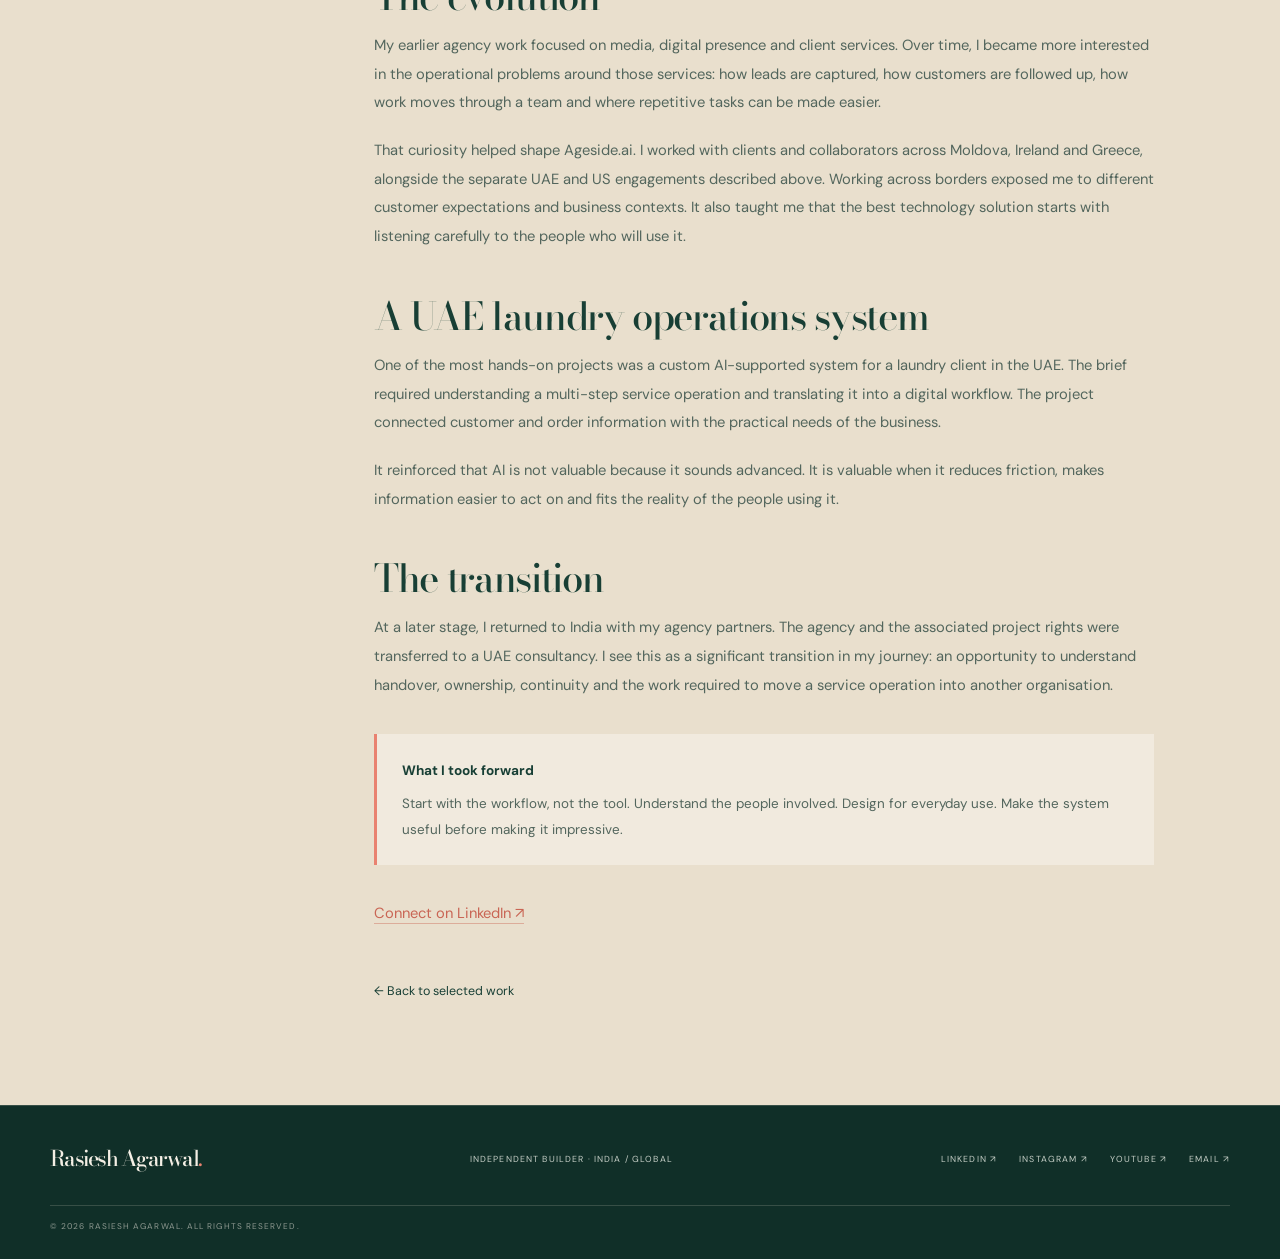
<file: chapters/ageside.html>
<!doctype html>
<html lang="en"><head><meta charset="utf-8"><meta name="viewport" content="width=device-width, initial-scale=1"><meta name="description" content="From a media agency into AI-led client work and practical business systems."><meta name="theme-color" content="#183f35"><title>Ageside.ai · Rasiesh Agarwal</title><link rel="stylesheet" href="../style.css"><link rel="icon" href="../assets/favicon.svg" type="image/svg+xml"></head>
<body><div class="progress" aria-hidden="true"></div><a class="skip-link" href="#main">Skip to content</a>
<header class="site-header"><nav class="nav wrap" aria-label="Main navigation"><a class="brand" href="../index.html">RA<span>.</span></a><div class="nav-right"><ul class="nav-links" id="site-menu"><li><a href="../index.html" >Home</a></li><li><a href="../about.html" >About</a></li><li><a href="../journey.html" >Journey</a></li><li><a href="../work.html" aria-current="page">Work</a></li><li><a href="../community.html" >CDC</a></li></ul><a class="nav-contact" href="../index.html#contact">Say hello ↗</a><button class="menu-toggle" aria-controls="site-menu" type="button" aria-label="Open menu" aria-expanded="false">＋</button></div></nav></header>
<main id="main"><section class="page-hero"><div class="wrap"><p class="eyebrow">Case notes / AGESIDE.AI</p><h1>Ageside.ai<br><em>Built through experience.</em></h1><p>From a media agency into AI-led client work and practical business systems.</p></div></section><section class="page-body"><div class="wrap article-grid"><aside class="article-aside"><p>Chapter contents</p><a href="#main-story">The story</a><a href="../journey.html">Full timeline</a><a href="../work.html">All projects</a></aside><article class="article" id="main-story"><p class="lead">Ageside.ai marked my return to agency-building in September 2024. I worked on the agency through April 2026, moving from digital deliverables toward AI-led services, automation and practical business systems.</p>
<figure class="collab-figure reveal">
  <img class="collab-photo collab-photo-ageside" src="../assets/ageside-working-call.jpg" alt="Zoom screenshot showing Rasiesh Agarwal in a working call with Eric" loading="lazy">
  <figcaption><span>Ageside.ai / Working session with Eric</span><span>2 November · 9:47 PM shown on screen</span></figcaption>
</figure>
<h2>The timeline and markets</h2><p>Across September 2024 to April 2026, my work reached clients and projects connected to Moldova, Ireland and Greece. These markets exposed me to different operating styles, customer expectations and business needs.</p><p>There were also two distinct international engagements within that broader period: a UAE engagement from November 2025 to January 2026, and a two-month project in the United States with a Mexican-led cosmetics brand.</p><h2>The evolution</h2><p>My earlier agency work focused on media, digital presence and client services. Over time, I became more interested in the operational problems around those services: how leads are captured, how customers are followed up, how work moves through a team and where repetitive tasks can be made easier.</p><p>That curiosity helped shape Ageside.ai. I worked with clients and collaborators across Moldova, Ireland and Greece, alongside the separate UAE and US engagements described above. Working across borders exposed me to different customer expectations and business contexts. It also taught me that the best technology solution starts with listening carefully to the people who will use it.</p><h2 id="laundry">A UAE laundry operations system</h2><p>One of the most hands-on projects was a custom AI-supported system for a laundry client in the UAE. The brief required understanding a multi-step service operation and translating it into a digital workflow. The project connected customer and order information with the practical needs of the business.</p><p>It reinforced that AI is not valuable because it sounds advanced. It is valuable when it reduces friction, makes information easier to act on and fits the reality of the people using it.</p><h2>The transition</h2><p>At a later stage, I returned to India with my agency partners. The agency and the associated project rights were transferred to a UAE consultancy. I see this as a significant transition in my journey: an opportunity to understand handover, ownership, continuity and the work required to move a service operation into another organisation.</p><div class="note-box"><strong>What I took forward</strong><p>Start with the workflow, not the tool. Understand the people involved. Design for everyday use. Make the system useful before making it impressive.</p></div><p><a href="https://www.linkedin.com/in/rasieshagarwal/" target="_blank" rel="noreferrer">Connect on LinkedIn ↗</a></p><a class="back-link" href="../work.html">← Back to selected work</a></article></div></section></main>
<footer class="site-footer"><div class="wrap footer-inner"><a class="footer-brand" href="../index.html">Rasiesh Agarwal<span>.</span></a><span class="footer-note">Independent builder · India / Global</span><div class="footer-social"><a href="https://www.linkedin.com/in/rasieshagarwal/" target="_blank" rel="noreferrer">LinkedIn ↗</a><a href="https://www.instagram.com/rasieshagarwal/" target="_blank" rel="noreferrer">Instagram ↗</a><a href="https://www.youtube.com/@RasieshAgarwal" target="_blank" rel="noreferrer">YouTube ↗</a><a href="mailto:agarwalrasiesh@gmail.com">Email ↗</a></div><small class="footer-legal">© 2026 Rasiesh Agarwal. All rights reserved.</small></div></footer>
<script src="../script.js" defer></script></body></html>
</file>
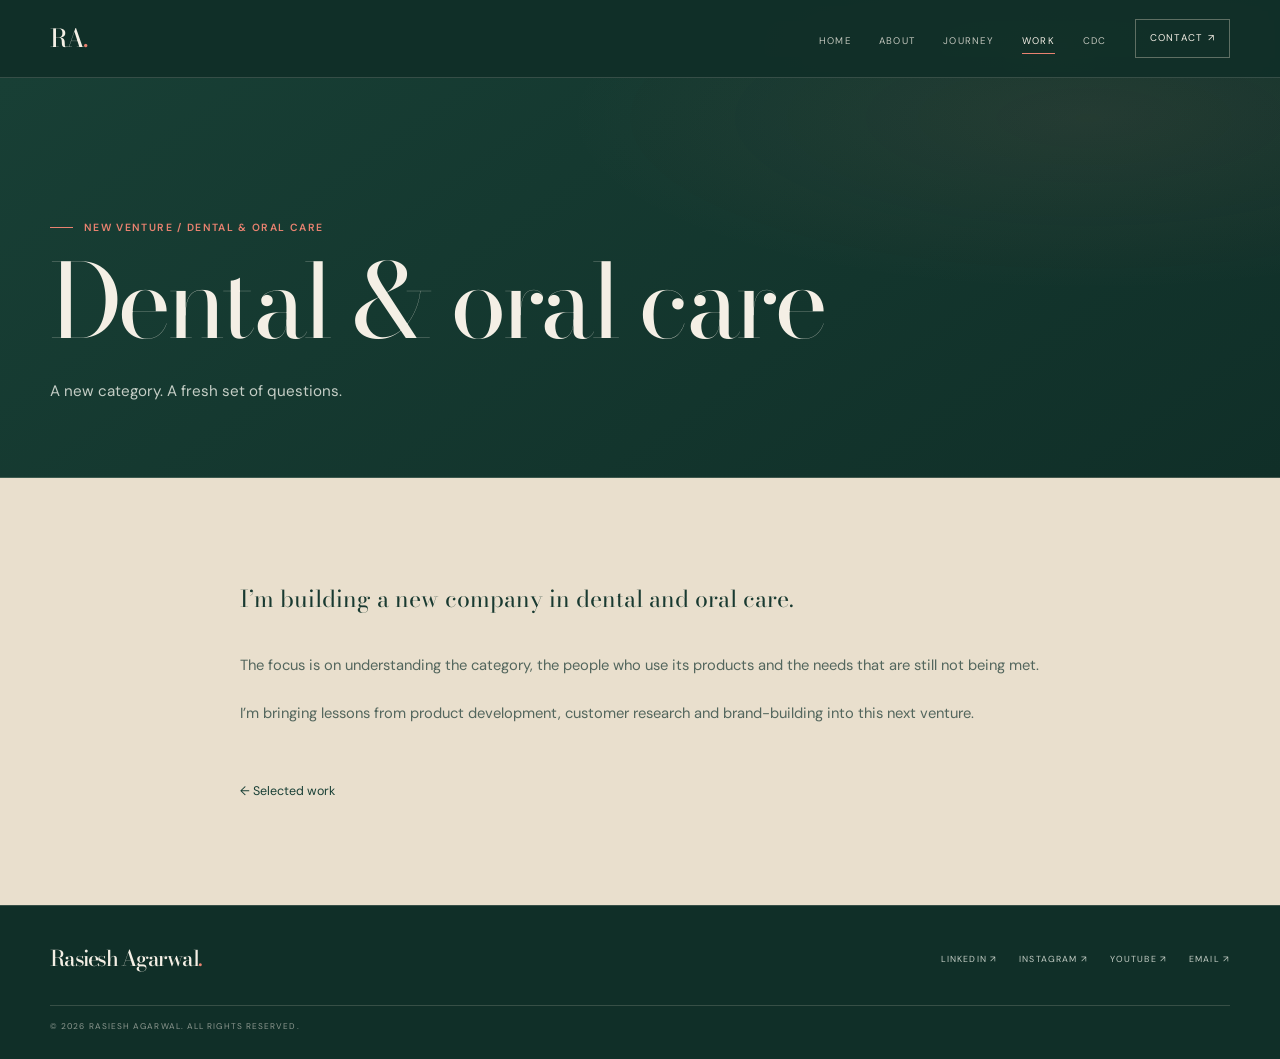
<file: chapters/dental-oral-care.html>
<!doctype html>
<html lang="en">
<head>
  <meta charset="utf-8">
  <meta name="viewport" content="width=device-width, initial-scale=1">
  <meta name="description" content="A new company in the dental and oral-care category.">
  <meta name="theme-color" content="#183f35">
  <title>Dental &amp; oral care · Rasiesh Agarwal</title>
  <link rel="stylesheet" href="../style.css">
  <link rel="icon" href="../assets/favicon.svg" type="image/svg+xml">
</head>
<body>
<div class="progress" aria-hidden="true"></div>
<a class="skip-link" href="#main">Skip to content</a>
<header class="site-header">
  <nav class="nav wrap" aria-label="Main navigation">
    <a class="brand" href="../index.html">RA<span>.</span></a>
    <div class="nav-right">
      <ul class="nav-links" id="site-menu"><li><a href="../index.html">Home</a></li><li><a href="../about.html">About</a></li><li><a href="../journey.html">Journey</a></li><li><a href="../work.html" aria-current="page">Work</a></li><li><a href="../community.html">CDC</a></li></ul>
      <a class="nav-contact" href="../index.html#contact">Contact ↗</a>
      <button class="menu-toggle" aria-controls="site-menu" type="button" aria-label="Open menu" aria-expanded="false">＋</button>
    </div>
  </nav>
</header>
<main id="main">
<section class="page-hero"><div class="wrap"><p class="eyebrow">New venture / Dental & oral care</p><h1>Dental &amp; oral care</h1><p>A new category. A fresh set of questions.</p></div></section>
<section class="page-body"><div class="wrap article-grid single"><article class="article">
<p class="lead">I’m building a new company in dental and oral care.</p>
<p>The focus is on understanding the category, the people who use its products and the needs that are still not being met.</p>
<p>I’m bringing lessons from product development, customer research and brand-building into this next venture.</p>
<a class="back-link" href="../work.html">← Selected work</a></article></div></section>
</main>
<footer class="site-footer">
  <div class="wrap footer-inner">
    <a class="footer-brand" href="../index.html">Rasiesh Agarwal<span>.</span></a>
    <div class="footer-social">
      <a href="https://www.linkedin.com/in/rasieshagarwal/" target="_blank" rel="noopener noreferrer">LinkedIn ↗</a>
      <a href="https://www.instagram.com/rasieshagarwal/" target="_blank" rel="noopener noreferrer">Instagram ↗</a>
      <a href="https://www.youtube.com/@RasieshAgarwal" target="_blank" rel="noopener noreferrer">YouTube ↗</a>
      <a href="mailto:agarwalrasiesh@gmail.com">Email ↗</a>
    </div>
    <small class="footer-legal">© 2026 Rasiesh Agarwal. All rights reserved.</small>
  </div>
</footer>
<script src="../script.js" defer></script>
</body>
</html>
</file>
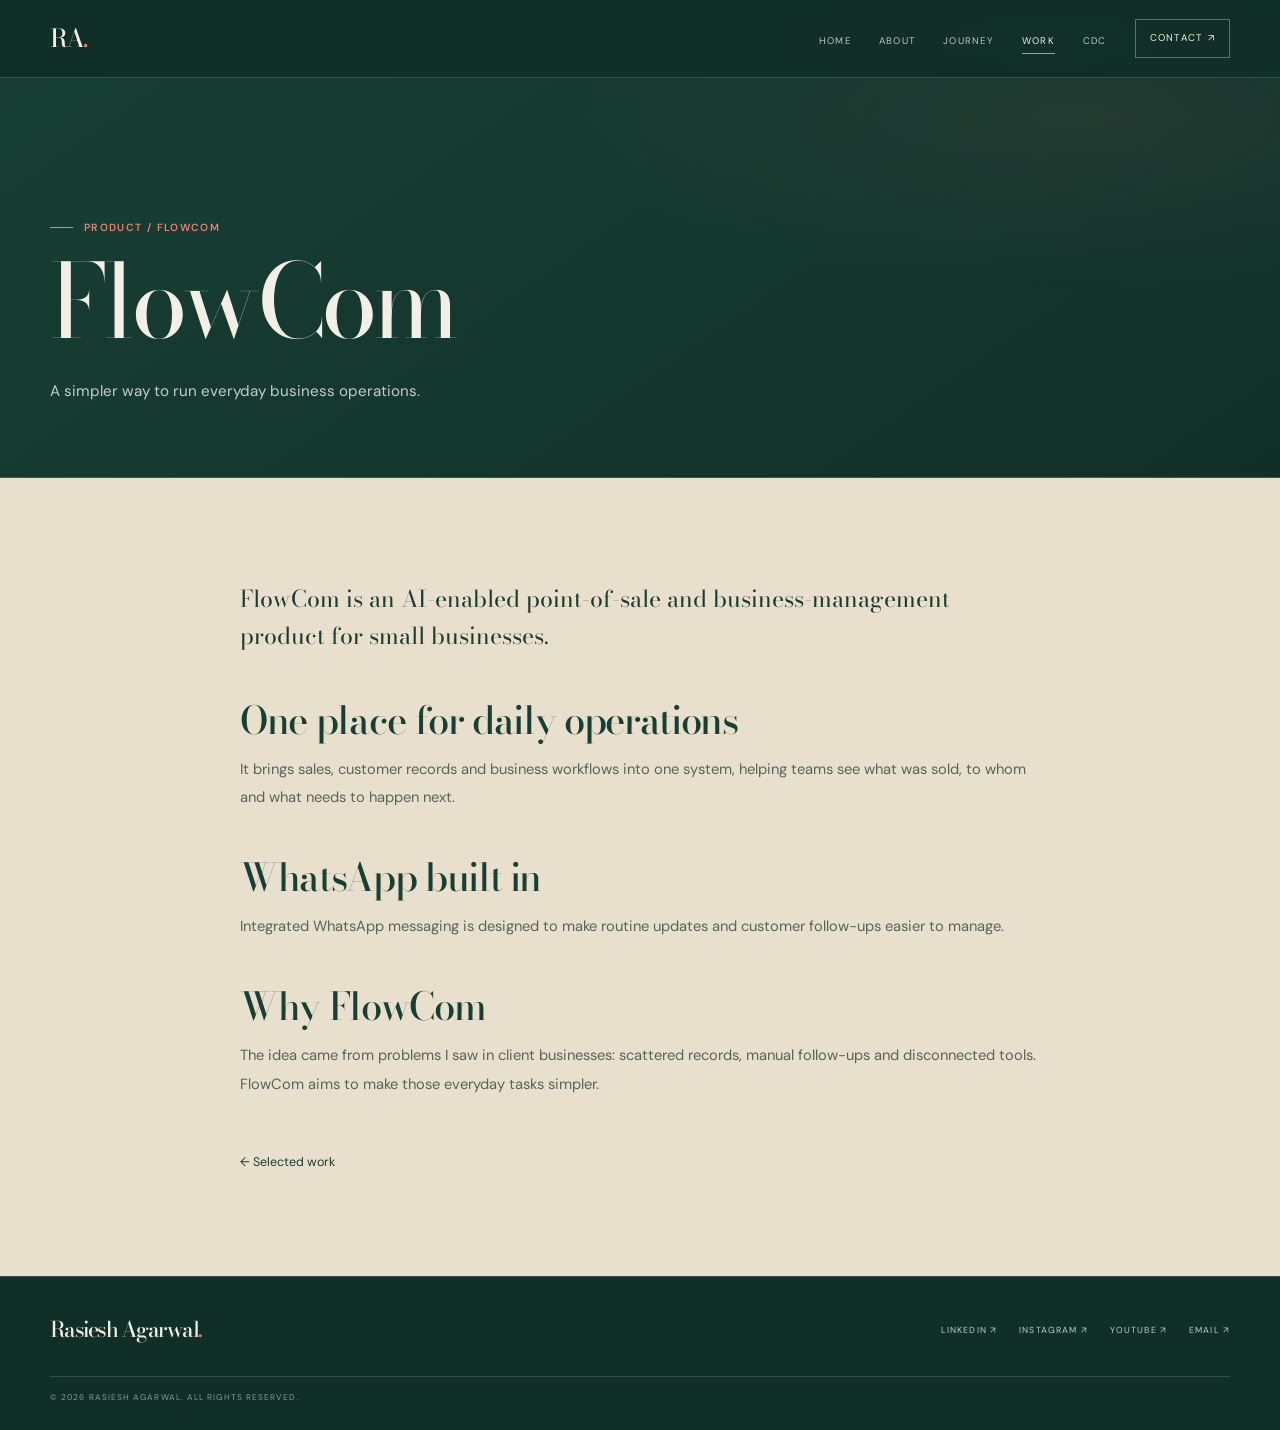
<file: chapters/flowcom.html>
<!doctype html>
<html lang="en">
<head>
  <meta charset="utf-8">
  <meta name="viewport" content="width=device-width, initial-scale=1">
  <meta name="description" content="An AI-enabled POS and business-management product with customer records and WhatsApp integration.">
  <meta name="theme-color" content="#183f35">
  <title>FlowCom · Rasiesh Agarwal</title>
  <link rel="stylesheet" href="../style.css">
  <link rel="icon" href="../assets/favicon.svg" type="image/svg+xml">
</head>
<body>
<div class="progress" aria-hidden="true"></div>
<a class="skip-link" href="#main">Skip to content</a>
<header class="site-header">
  <nav class="nav wrap" aria-label="Main navigation">
    <a class="brand" href="../index.html">RA<span>.</span></a>
    <div class="nav-right">
      <ul class="nav-links" id="site-menu"><li><a href="../index.html">Home</a></li><li><a href="../about.html">About</a></li><li><a href="../journey.html">Journey</a></li><li><a href="../work.html" aria-current="page">Work</a></li><li><a href="../community.html">CDC</a></li></ul>
      <a class="nav-contact" href="../index.html#contact">Contact ↗</a>
      <button class="menu-toggle" aria-controls="site-menu" type="button" aria-label="Open menu" aria-expanded="false">＋</button>
    </div>
  </nav>
</header>
<main id="main">
<section class="page-hero"><div class="wrap"><p class="eyebrow">Product / FlowCom</p><h1>FlowCom</h1><p>A simpler way to run everyday business operations.</p></div></section>
<section class="page-body"><div class="wrap article-grid single"><article class="article">
<p class="lead">FlowCom is an AI-enabled point-of-sale and business-management product for small businesses.</p>
<h2>One place for daily operations</h2><p>It brings sales, customer records and business workflows into one system, helping teams see what was sold, to whom and what needs to happen next.</p>
<h2>WhatsApp built in</h2><p>Integrated WhatsApp messaging is designed to make routine updates and customer follow-ups easier to manage.</p>
<h2>Why FlowCom</h2><p>The idea came from problems I saw in client businesses: scattered records, manual follow-ups and disconnected tools. FlowCom aims to make those everyday tasks simpler.</p>
<a class="back-link" href="../work.html">← Selected work</a></article></div></section>
</main>
<footer class="site-footer">
  <div class="wrap footer-inner">
    <a class="footer-brand" href="../index.html">Rasiesh Agarwal<span>.</span></a>
    <div class="footer-social">
      <a href="https://www.linkedin.com/in/rasieshagarwal/" target="_blank" rel="noopener noreferrer">LinkedIn ↗</a>
      <a href="https://www.instagram.com/rasieshagarwal/" target="_blank" rel="noopener noreferrer">Instagram ↗</a>
      <a href="https://www.youtube.com/@RasieshAgarwal" target="_blank" rel="noopener noreferrer">YouTube ↗</a>
      <a href="mailto:agarwalrasiesh@gmail.com">Email ↗</a>
    </div>
    <small class="footer-legal">© 2026 Rasiesh Agarwal. All rights reserved.</small>
  </div>
</footer>
<script src="../script.js" defer></script>
</body>
</html>
</file>
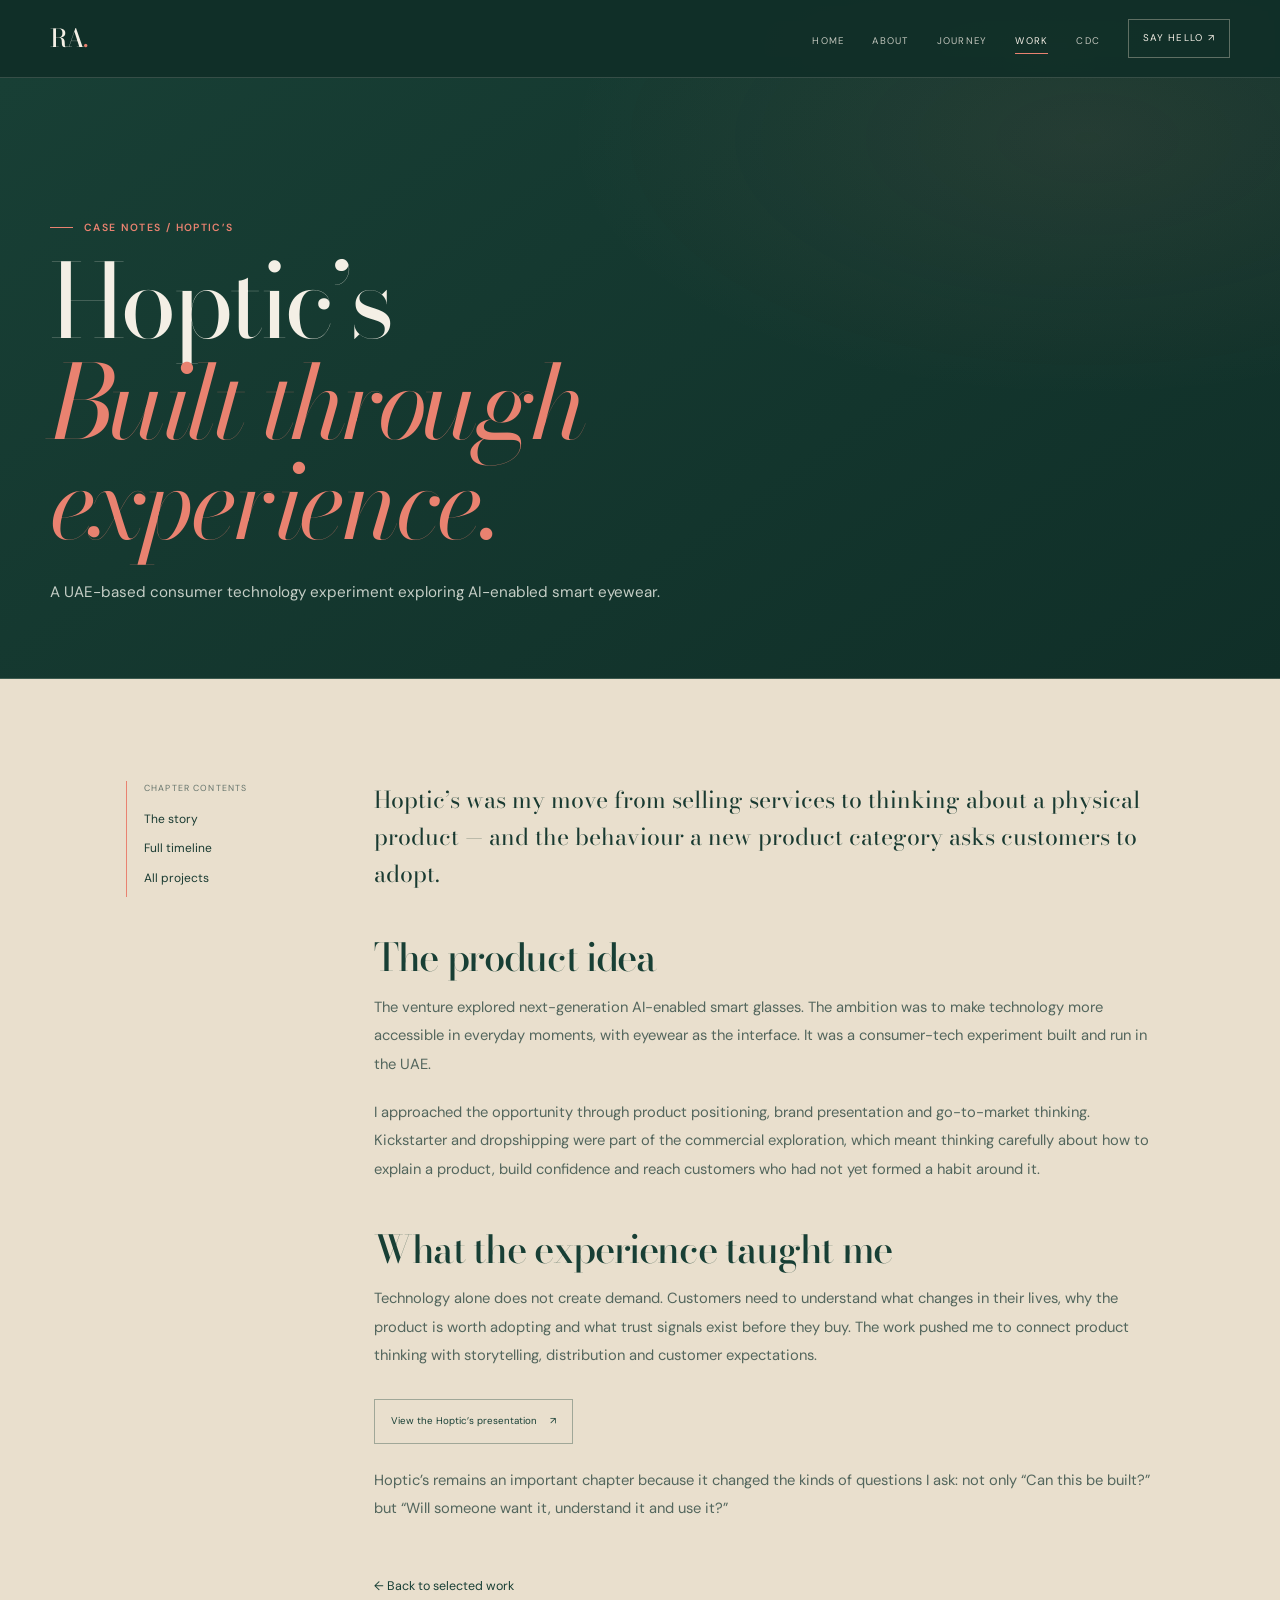
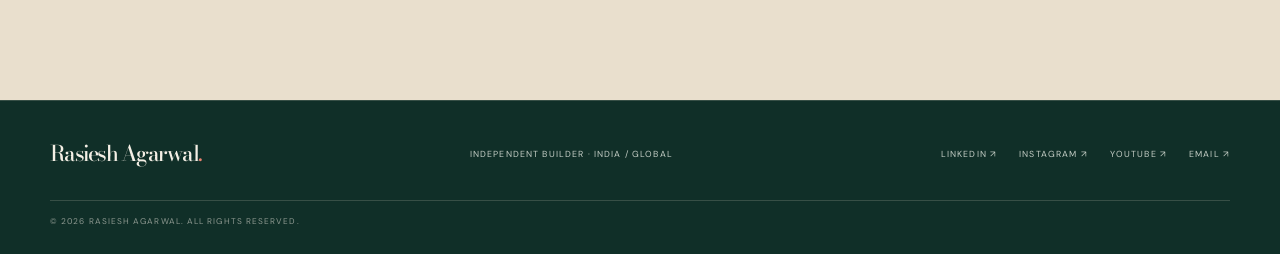
<file: chapters/hoptics.html>
<!doctype html>
<html lang="en"><head><meta charset="utf-8"><meta name="viewport" content="width=device-width, initial-scale=1"><meta name="description" content="A UAE-based consumer technology experiment exploring AI-enabled smart eyewear."><meta name="theme-color" content="#183f35"><title>Hoptic’s · Rasiesh Agarwal</title><link rel="stylesheet" href="../style.css"><link rel="icon" href="../assets/favicon.svg" type="image/svg+xml"></head>
<body><div class="progress" aria-hidden="true"></div><a class="skip-link" href="#main">Skip to content</a>
<header class="site-header"><nav class="nav wrap" aria-label="Main navigation"><a class="brand" href="../index.html">RA<span>.</span></a><div class="nav-right"><ul class="nav-links" id="site-menu"><li><a href="../index.html" >Home</a></li><li><a href="../about.html" >About</a></li><li><a href="../journey.html" >Journey</a></li><li><a href="../work.html" aria-current="page">Work</a></li><li><a href="../community.html" >CDC</a></li></ul><a class="nav-contact" href="../index.html#contact">Say hello ↗</a><button class="menu-toggle" aria-controls="site-menu" type="button" aria-label="Open menu" aria-expanded="false">＋</button></div></nav></header>
<main id="main"><section class="page-hero"><div class="wrap"><p class="eyebrow">Case notes / HOPTIC’S</p><h1>Hoptic’s<br><em>Built through experience.</em></h1><p>A UAE-based consumer technology experiment exploring AI-enabled smart eyewear.</p></div></section><section class="page-body"><div class="wrap article-grid"><aside class="article-aside"><p>Chapter contents</p><a href="#main-story">The story</a><a href="../journey.html">Full timeline</a><a href="../work.html">All projects</a></aside><article class="article" id="main-story"><p class="lead">Hoptic’s was my move from selling services to thinking about a physical product — and the behaviour a new product category asks customers to adopt.</p><h2>The product idea</h2><p>The venture explored next-generation AI-enabled smart glasses. The ambition was to make technology more accessible in everyday moments, with eyewear as the interface. It was a consumer-tech experiment built and run in the UAE.</p><p>I approached the opportunity through product positioning, brand presentation and go-to-market thinking. Kickstarter and dropshipping were part of the commercial exploration, which meant thinking carefully about how to explain a product, build confidence and reach customers who had not yet formed a habit around it.</p><h2>What the experience taught me</h2><p>Technology alone does not create demand. Customers need to understand what changes in their lives, why the product is worth adopting and what trust signals exist before they buy. The work pushed me to connect product thinking with storytelling, distribution and customer expectations.</p><a class="deck-link" href="https://canva.link/ti9o25t5d2ld871" target="_blank" rel="noreferrer">View the Hoptic’s presentation <span>↗</span></a><p>Hoptic’s remains an important chapter because it changed the kinds of questions I ask: not only “Can this be built?” but “Will someone want it, understand it and use it?”</p><a class="back-link" href="../work.html">← Back to selected work</a></article></div></section></main>
<footer class="site-footer"><div class="wrap footer-inner"><a class="footer-brand" href="../index.html">Rasiesh Agarwal<span>.</span></a><span class="footer-note">Independent builder · India / Global</span><div class="footer-social"><a href="https://www.linkedin.com/in/rasieshagarwal/" target="_blank" rel="noreferrer">LinkedIn ↗</a><a href="https://www.instagram.com/rasieshagarwal/" target="_blank" rel="noreferrer">Instagram ↗</a><a href="https://www.youtube.com/@RasieshAgarwal" target="_blank" rel="noreferrer">YouTube ↗</a><a href="mailto:agarwalrasiesh@gmail.com">Email ↗</a></div><small class="footer-legal">© 2026 Rasiesh Agarwal. All rights reserved.</small></div></footer>
<script src="../script.js" defer></script></body></html>
</file>
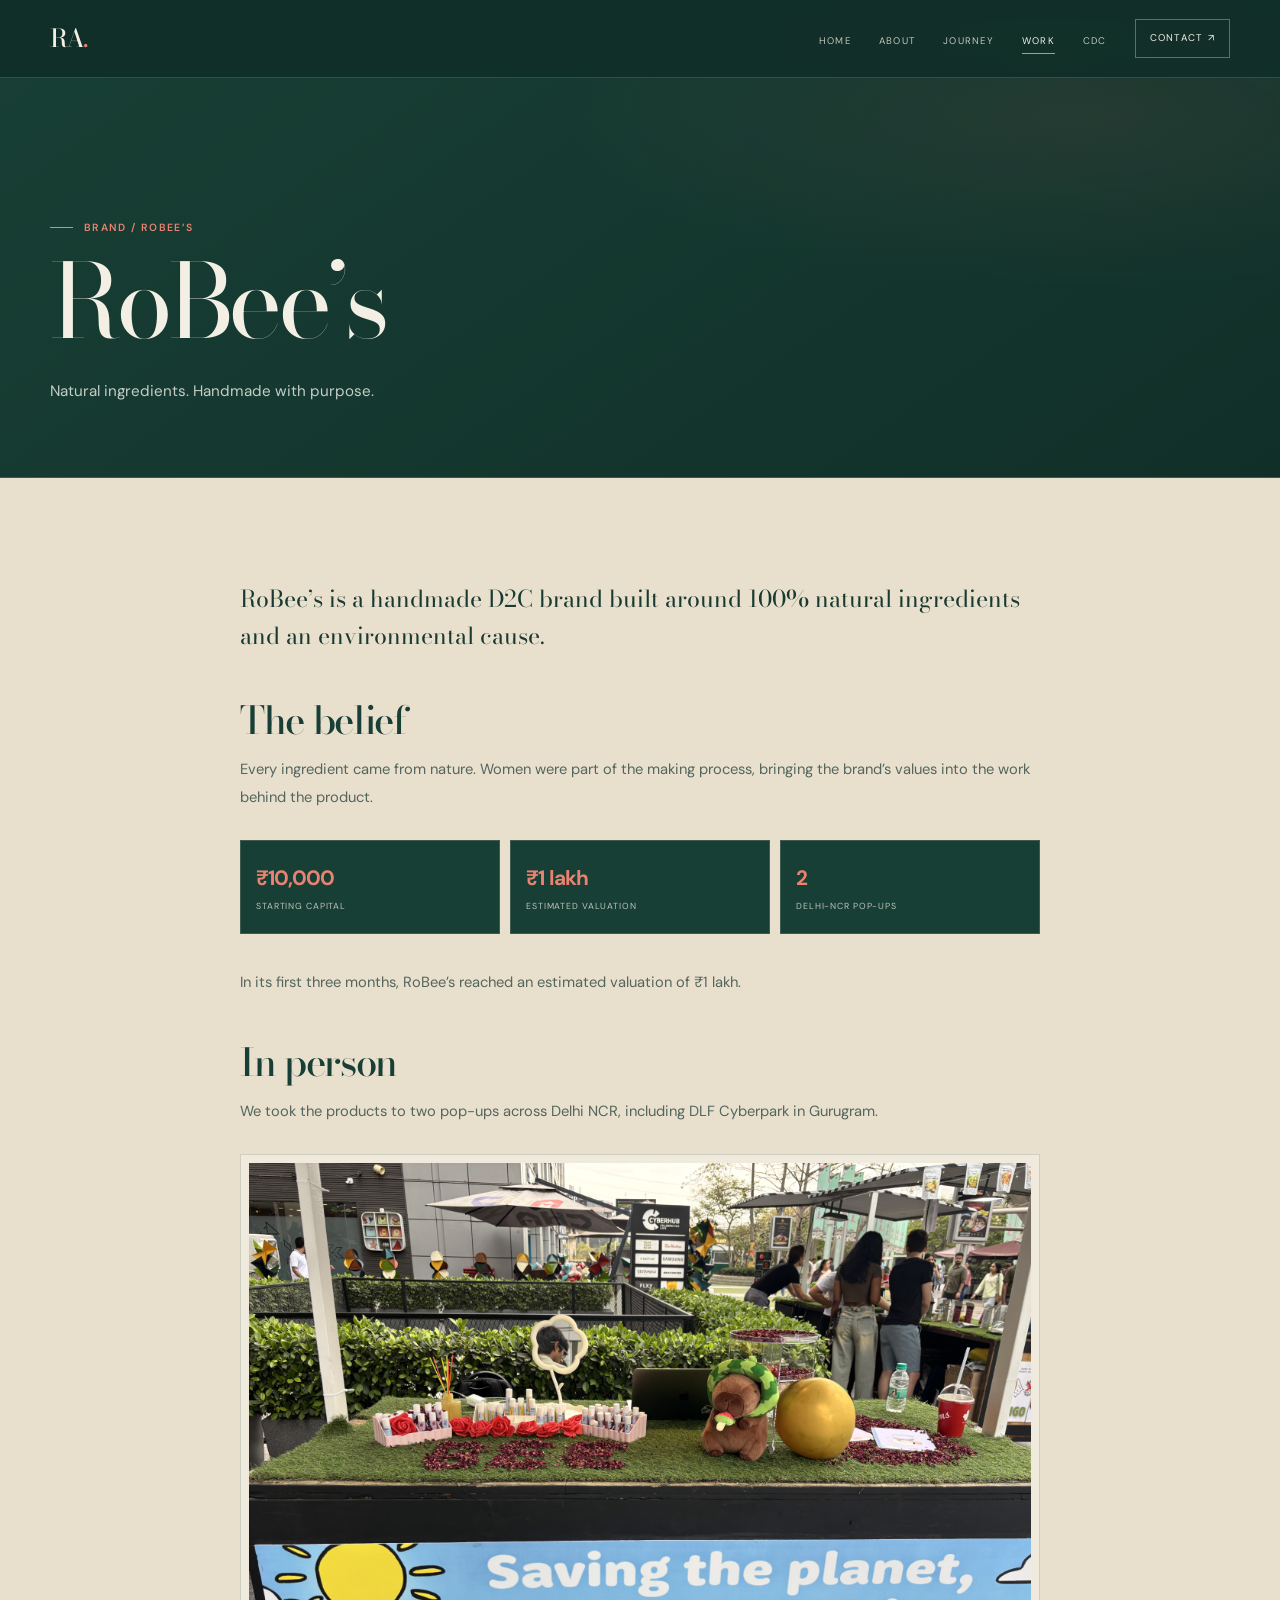
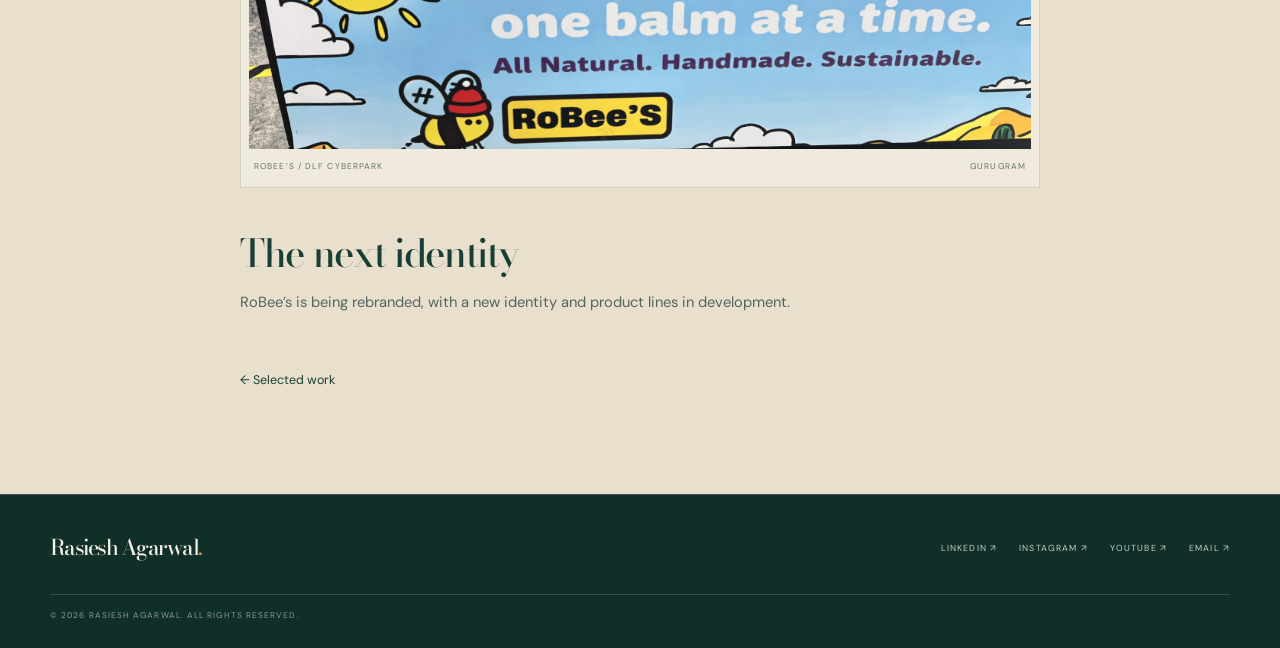
<file: chapters/robees.html>
<!doctype html>
<html lang="en">
<head>
  <meta charset="utf-8">
  <meta name="viewport" content="width=device-width, initial-scale=1">
  <meta name="description" content="A natural handmade D2C brand with two Delhi-NCR pop-ups.">
  <meta name="theme-color" content="#183f35">
  <title>RoBee’s · Rasiesh Agarwal</title>
  <link rel="stylesheet" href="../style.css">
  <link rel="icon" href="../assets/favicon.svg" type="image/svg+xml">
</head>
<body>
<div class="progress" aria-hidden="true"></div>
<a class="skip-link" href="#main">Skip to content</a>
<header class="site-header">
  <nav class="nav wrap" aria-label="Main navigation">
    <a class="brand" href="../index.html">RA<span>.</span></a>
    <div class="nav-right">
      <ul class="nav-links" id="site-menu"><li><a href="../index.html">Home</a></li><li><a href="../about.html">About</a></li><li><a href="../journey.html">Journey</a></li><li><a href="../work.html" aria-current="page">Work</a></li><li><a href="../community.html">CDC</a></li></ul>
      <a class="nav-contact" href="../index.html#contact">Contact ↗</a>
      <button class="menu-toggle" aria-controls="site-menu" type="button" aria-label="Open menu" aria-expanded="false">＋</button>
    </div>
  </nav>
</header>
<main id="main">
<section class="page-hero"><div class="wrap"><p class="eyebrow">Brand / RoBee’s</p><h1>RoBee’s</h1><p>Natural ingredients. Handmade with purpose.</p></div></section>
<section class="page-body"><div class="wrap article-grid single"><article class="article">
<p class="lead">RoBee’s is a handmade D2C brand built around 100% natural ingredients and an environmental cause.</p>
<h2>The belief</h2><p>Every ingredient came from nature. Women were part of the making process, bringing the brand’s values into the work behind the product.</p>
<div class="statline"><div class="statbox"><strong>₹10,000</strong><span>Starting capital</span></div><div class="statbox"><strong>₹1 lakh</strong><span>Estimated valuation</span></div><div class="statbox"><strong>2</strong><span>Delhi-NCR pop-ups</span></div></div>
<p>In its first three months, RoBee’s reached an estimated valuation of ₹1 lakh.</p>
<h2>In person</h2><p>We took the products to two pop-ups across Delhi NCR, including DLF Cyberpark in Gurugram.</p>
<figure class="robees-figure"><img class="pop-up-photo" src="../assets/robees-dlf-cyberpark-pop-up.jpg" alt="RoBee’s natural handmade balm pop-up stall at DLF Cyberpark, Gurugram" loading="lazy"><figcaption class="image-caption"><span>RoBee’s / DLF Cyberpark</span><span>Gurugram</span></figcaption></figure>
<h2>The next identity</h2><p>RoBee’s is being rebranded, with a new identity and product lines in development.</p>
<a class="back-link" href="../work.html">← Selected work</a></article></div></section>
</main>
<footer class="site-footer">
  <div class="wrap footer-inner">
    <a class="footer-brand" href="../index.html">Rasiesh Agarwal<span>.</span></a>
    <div class="footer-social">
      <a href="https://www.linkedin.com/in/rasieshagarwal/" target="_blank" rel="noopener noreferrer">LinkedIn ↗</a>
      <a href="https://www.instagram.com/rasieshagarwal/" target="_blank" rel="noopener noreferrer">Instagram ↗</a>
      <a href="https://www.youtube.com/@RasieshAgarwal" target="_blank" rel="noopener noreferrer">YouTube ↗</a>
      <a href="mailto:agarwalrasiesh@gmail.com">Email ↗</a>
    </div>
    <small class="footer-legal">© 2026 Rasiesh Agarwal. All rights reserved.</small>
  </div>
</footer>
<script src="../script.js" defer></script>
</body>
</html>
</file>
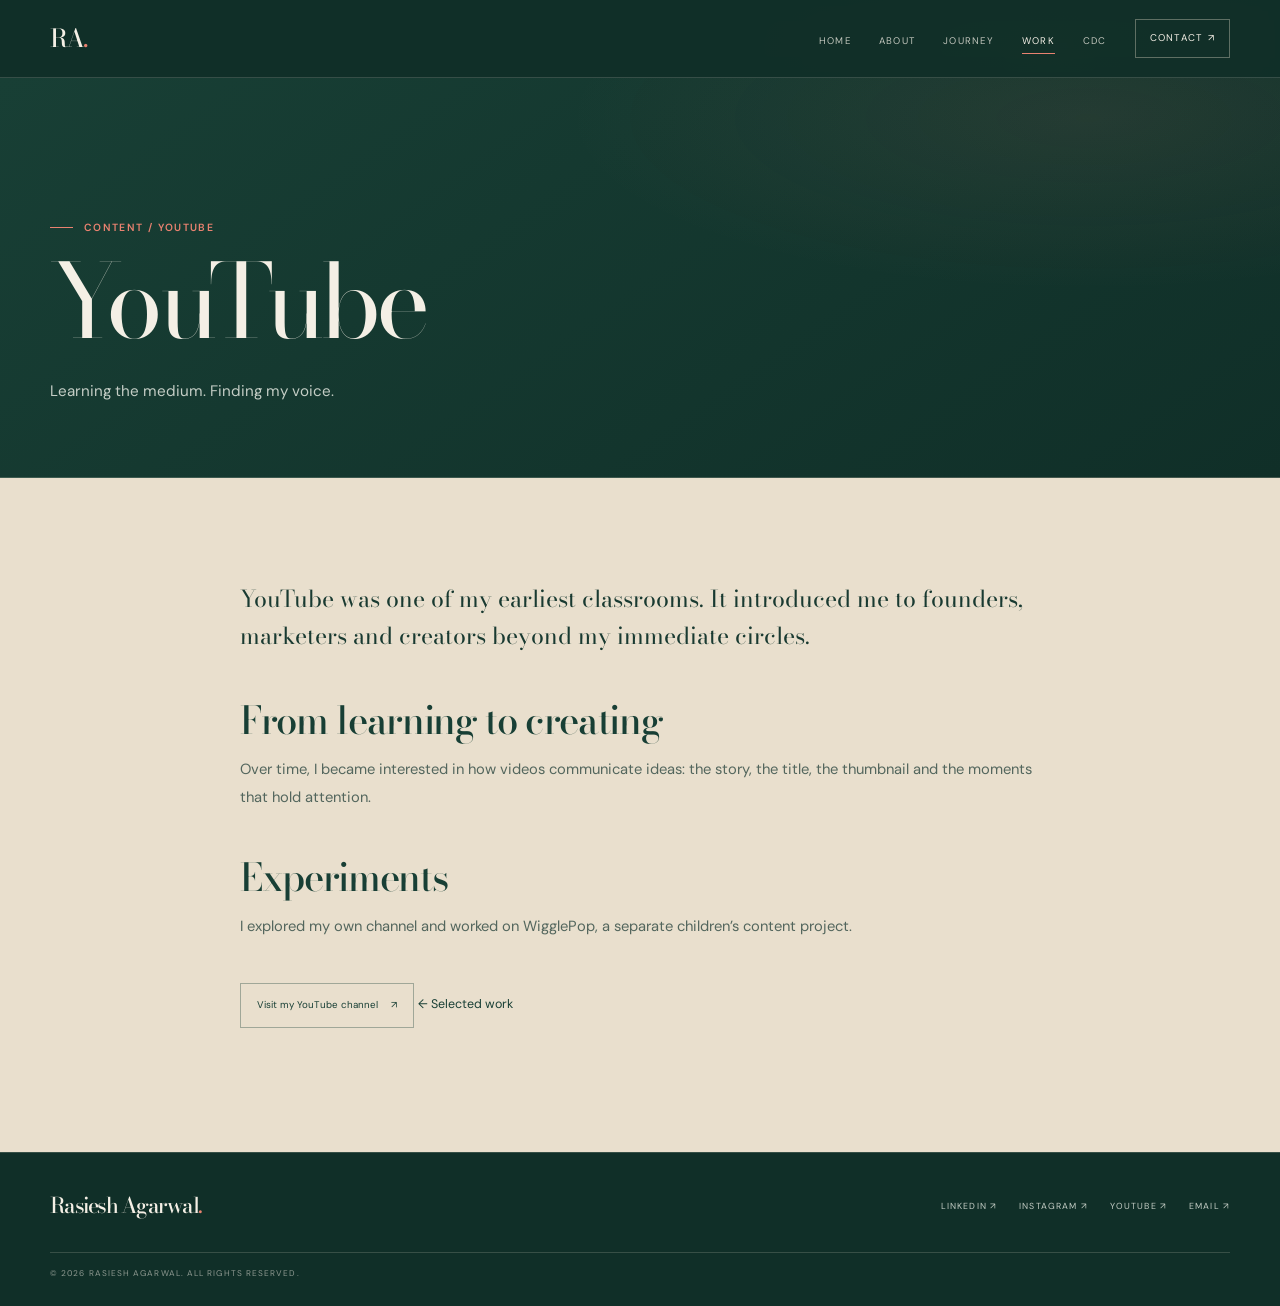
<file: chapters/youtube.html>
<!doctype html>
<html lang="en">
<head>
  <meta charset="utf-8">
  <meta name="viewport" content="width=device-width, initial-scale=1">
  <meta name="description" content="Rasiesh Agarwal’s YouTube channel and content experiments.">
  <meta name="theme-color" content="#183f35">
  <title>YouTube · Rasiesh Agarwal</title>
  <link rel="stylesheet" href="../style.css">
  <link rel="icon" href="../assets/favicon.svg" type="image/svg+xml">
</head>
<body>
<div class="progress" aria-hidden="true"></div>
<a class="skip-link" href="#main">Skip to content</a>
<header class="site-header">
  <nav class="nav wrap" aria-label="Main navigation">
    <a class="brand" href="../index.html">RA<span>.</span></a>
    <div class="nav-right">
      <ul class="nav-links" id="site-menu"><li><a href="../index.html">Home</a></li><li><a href="../about.html">About</a></li><li><a href="../journey.html">Journey</a></li><li><a href="../work.html" aria-current="page">Work</a></li><li><a href="../community.html">CDC</a></li></ul>
      <a class="nav-contact" href="../index.html#contact">Contact ↗</a>
      <button class="menu-toggle" aria-controls="site-menu" type="button" aria-label="Open menu" aria-expanded="false">＋</button>
    </div>
  </nav>
</header>
<main id="main">
<section class="page-hero"><div class="wrap"><p class="eyebrow">Content / YouTube</p><h1>YouTube</h1><p>Learning the medium. Finding my voice.</p></div></section>
<section class="page-body"><div class="wrap article-grid single"><article class="article">
<p class="lead">YouTube was one of my earliest classrooms. It introduced me to founders, marketers and creators beyond my immediate circles.</p>
<h2>From learning to creating</h2><p>Over time, I became interested in how videos communicate ideas: the story, the title, the thumbnail and the moments that hold attention.</p>
<h2>Experiments</h2><p>I explored my own channel and worked on WigglePop, a separate children’s content project.</p>
<a class="deck-link" href="https://www.youtube.com/@RasieshAgarwal" target="_blank" rel="noopener noreferrer">Visit my YouTube channel <span>↗</span></a>
<a class="back-link" href="../work.html">← Selected work</a></article></div></section>
</main>
<footer class="site-footer">
  <div class="wrap footer-inner">
    <a class="footer-brand" href="../index.html">Rasiesh Agarwal<span>.</span></a>
    <div class="footer-social">
      <a href="https://www.linkedin.com/in/rasieshagarwal/" target="_blank" rel="noopener noreferrer">LinkedIn ↗</a>
      <a href="https://www.instagram.com/rasieshagarwal/" target="_blank" rel="noopener noreferrer">Instagram ↗</a>
      <a href="https://www.youtube.com/@RasieshAgarwal" target="_blank" rel="noopener noreferrer">YouTube ↗</a>
      <a href="mailto:agarwalrasiesh@gmail.com">Email ↗</a>
    </div>
    <small class="footer-legal">© 2026 Rasiesh Agarwal. All rights reserved.</small>
  </div>
</footer>
<script src="../script.js" defer></script>
</body>
</html>
</file>
<file: style.css>
@import url('https://fonts.googleapis.com/css2?family=Bodoni+Moda:wght@400;500;600&family=DM+Sans:wght@400;500;600;700&display=swap');

/* Colours and shared settings */
:root {
  --forest: #183f35;
  --forest-deep: #102f28;
  --forest-soft: #285548;
  --sand: #e9dfcd;
  --sand-light: #f4efe5;
  --sand-dark: #d8c9b1;
  --coral: #e98270;
  --coral-dark: #c96554;
  --ink: #193a31;
  --muted: #65746c;
  --light-text: #f3eee4;
  --light-muted: #c5cec6;
  --line-light: rgba(233, 223, 205, .18);
  --line-dark: rgba(24, 63, 53, .16);
  --serif: 'Bodoni Moda', Georgia, serif;
  --sans: 'DM Sans', Arial, sans-serif;
  --page-width: 1180px;
  --ease: cubic-bezier(.22, .68, 0, 1);
}

/* Base */
* {
  box-sizing: border-box;
}

html {
  scroll-behavior: smooth;
  scroll-padding-top: 92px;
}

body {
  margin: 0;
  overflow-x: hidden;
  background: var(--forest);
  color: var(--light-text);
  font: 16px/1.7 var(--sans);
  -webkit-font-smoothing: antialiased;
}

body::before {
  position: fixed;
  z-index: -1;
  inset: 0;
  background:
    radial-gradient(ellipse at 82% 8%, rgba(233, 130, 112, .055), transparent 34%),
    radial-gradient(ellipse at 10% 78%, rgba(244, 239, 229, .035), transparent 38%);
  content: '';
  pointer-events: none;
}

img {
  display: block;
  max-width: 100%;
}

a {
  color: inherit;
  text-decoration: none;
}

button {
  font: inherit;
}

::selection {
  background: var(--coral);
  color: var(--forest-deep);
}

.wrap {
  width: min(var(--page-width), calc(100% - 72px));
  margin-inline: auto;
}

/* Keyboard access */
.skip-link {
  position: fixed;
  z-index: 100;
  top: 12px;
  left: 12px;
  padding: 10px 14px;
  transform: translateY(-160%);
  background: var(--sand-light);
  color: var(--forest-deep);
  transition: transform .2s ease;
}

.skip-link:focus {
  transform: translateY(0);
}

a:focus-visible,
button:focus-visible {
  outline: 2px solid var(--coral);
  outline-offset: 4px;
}

/* Small labels used throughout the site */
.eyebrow,
.meta,
.section-index,
.nav-links a,
.nav-contact,
.button,
.timeline-date,
.year,
.work-num,
.work-tag,
.data-id,
.footer-note,
.footer-social a,
.footer-legal,
.hero-bottom-copy > span,
.hero-scroll,
.article-aside > p,
.collab-figure figcaption,
.robees-figure figcaption {
  text-transform: uppercase;
  letter-spacing: .13em;
}

.eyebrow,
.meta,
.section-index {
  display: flex;
  align-items: center;
  gap: 11px;
  margin: 0;
  color: var(--coral);
  font-size: .65rem;
  font-weight: 600;
}

.eyebrow::before {
  width: 23px;
  height: 1px;
  background: currentColor;
  content: '';
}

/* Navigation */
.site-header {
  position: sticky;
  z-index: 50;
  top: 0;
  height: 78px;
  border-bottom: 1px solid var(--line-light);
  background: rgba(16, 47, 40, .91);
  backdrop-filter: blur(16px);
  -webkit-backdrop-filter: blur(16px);
}

.nav {
  display: flex;
  height: 100%;
  align-items: center;
  justify-content: space-between;
}

.brand,
.footer-brand {
  color: var(--sand-light);
  font-family: var(--serif);
  font-size: 1.55rem;
  font-weight: 500;
  letter-spacing: -.07em;
}

.brand span,
.footer-brand span {
  color: var(--coral);
}

.nav-right,
.nav-links {
  display: flex;
  align-items: center;
}

.nav-right {
  gap: 28px;
}

.nav-links {
  gap: 28px;
  margin: 0;
  padding: 0;
  list-style: none;
}

.nav-links a {
  position: relative;
  padding: 10px 0;
  color: rgba(244, 239, 229, .78);
  font-size: .6rem;
  transition: color .25s ease;
}

.nav-links a::after {
  position: absolute;
  right: 0;
  bottom: 3px;
  left: 0;
  height: 1px;
  transform: scaleX(0);
  transform-origin: left;
  background: var(--coral);
  content: '';
  transition: transform .3s var(--ease);
}

.nav-links a:hover,
.nav-links a[aria-current="page"] {
  color: var(--sand-light);
}

.nav-links a:hover::after,
.nav-links a[aria-current="page"]::after {
  transform: scaleX(1);
}

.nav-contact,
.button,
.deck-link {
  display: inline-flex;
  align-items: center;
  justify-content: center;
  gap: 13px;
  border: 1px solid rgba(233, 223, 205, .36);
  color: var(--sand-light);
  font-size: .61rem;
  transition:
    color .28s ease,
    background-color .28s ease,
    border-color .28s ease,
    transform .28s var(--ease);
}

.nav-contact {
  padding: 10px 14px;
}

.nav-contact:hover,
.button:hover,
.deck-link:hover {
  transform: translateY(-2px);
  border-color: var(--coral);
  background: var(--coral);
  color: var(--forest-deep);
}

.menu-toggle {
  display: none;
  width: 42px;
  height: 42px;
  border: 1px solid var(--line-light);
  border-radius: 50%;
  background: transparent;
  color: var(--sand-light);
  cursor: pointer;
}

.progress {
  position: fixed;
  z-index: 80;
  top: 0;
  left: 0;
  width: 0;
  height: 3px;
  background: var(--coral);
  pointer-events: none;
}

/* Homepage opening */
.home-page .site-header {
  position: absolute;
  top: 0;
  right: 0;
  left: 0;
  border: 0;
  background: linear-gradient(180deg, rgba(16, 47, 40, .42), transparent);
  backdrop-filter: none;
}

.hero-landing {
  position: relative;
  display: block;
  min-height: 100svh;
  overflow: hidden;
  isolation: isolate;
  background: var(--forest-deep);
  color: var(--sand-light);
}

.hero-landing-image {
  position: absolute;
  z-index: -2;
  inset: 0;
  width: 100%;
  height: 100%;
  transform: scale(1.015);
  object-fit: cover;
  object-position: 50% 48%;
  filter: saturate(.72) contrast(1.04) brightness(.84);
  animation: hero-drift 25s ease-out both;
}

.hero-landing-shade {
  position: absolute;
  z-index: -1;
  inset: 0;
  background:
    linear-gradient(180deg, rgba(16, 47, 40, .22) 0%, rgba(16, 47, 40, .06) 38%, rgba(16, 47, 40, .26) 58%, rgba(12, 39, 32, .92) 100%),
    linear-gradient(90deg, rgba(16, 47, 40, .22), transparent 46%, rgba(16, 47, 40, .12));
  pointer-events: none;
}

.hero-title-block {
  position: absolute;
  top: 20%;
  right: 3.5%;
  left: 3.5%;
  text-align: center;
}

.hero-title-block h1 {
  display: flex;
  align-items: baseline;
  justify-content: center;
  gap: .22em;
  margin: 0;
  color: var(--forest-deep);
  font-family: var(--serif);
  font-size: clamp(3.4rem, 8.2vw, 9rem);
  font-weight: 400;
  line-height: .95;
  letter-spacing: .005em;
  text-shadow: 0 2px 18px rgba(16, 47, 40, .25);
  white-space: nowrap;
}

.name-word {
  display: inline-block;
  opacity: 0;
  filter: blur(6px);
  transform: translateY(24px);
  animation: name-in .95s var(--ease) forwards;
}

.name-last {
  animation-delay: .2s;
}

.hero-title-block::after {
  display: block;
  width: min(66%, 760px);
  height: 1px;
  margin: 22px auto 0;
  transform: scaleX(0);
  background: linear-gradient(90deg, transparent, rgba(233, 130, 112, .78), transparent);
  content: '';
  animation: line-in .9s .65s ease-out forwards;
}

.hero-bottom-copy {
  position: absolute;
  animation: copy-in .9s .4s var(--ease) both;
  bottom: 78px;
  left: max(36px, calc((100vw - var(--page-width)) / 2));
  color: var(--sand-light);
}

.hero-bottom-copy > span {
  display: block;
  color: rgba(244, 239, 229, .78);
  font-size: .58rem;
  letter-spacing: .18em;
}

.hero-bottom-copy p {
  margin: 9px 0 0;
  font-family: var(--serif);
  font-size: clamp(1.4rem, 2.2vw, 2.1rem);
  font-style: italic;
  line-height: 1.2;
}

.hero-scroll {
  position: absolute;
  bottom: 24px;
  left: 50%;
  display: flex;
  align-items: center;
  flex-direction: column;
  gap: 10px;
  transform: translateX(-50%);
  color: rgba(244, 239, 229, .86);
  font-size: .52rem;
  white-space: nowrap;
}

.hero-scroll i {
  position: relative;
  display: block;
  width: 1px;
  height: 30px;
  overflow: hidden;
  background: rgba(244, 239, 229, .5);
}

.hero-scroll i::after {
  position: absolute;
  top: -12px;
  left: 0;
  width: 1px;
  height: 12px;
  background: var(--coral);
  content: '';
  animation: scroll-line 1.8s ease-in-out infinite;
}

/* Main sections */
.section {
  padding-block: clamp(76px, 9vw, 124px);
}

.section-dark {
  background: var(--forest-deep);
  color: var(--sand-light);
}

.section-soft {
  background: var(--sand);
  color: var(--ink);
}

.section-head {
  display: flex;
  align-items: end;
  justify-content: space-between;
  gap: 42px;
  margin-bottom: 48px;
}

.section-head h2,
.section-title,
.contact-panel h2,
.page-hero h1 {
  margin: 15px 0 0;
  font-family: var(--serif);
  font-size: clamp(2.8rem, 5.5vw, 5.5rem);
  font-weight: 400;
  line-height: .98;
  letter-spacing: -.045em;
}

.section-head h2 em,
.section-title em,
.contact-panel h2 em,
.page-hero h1 em {
  color: var(--coral);
  font-weight: 400;
}

.section-intro {
  max-width: 390px;
  margin: 0;
  color: var(--light-muted);
  font-size: .88rem;
  line-height: 1.85;
}

.section-soft .eyebrow {
  color: var(--coral-dark);
}

.section-soft .section-intro {
  color: var(--muted);
}

.section-soft .section-head h2 em {
  color: var(--coral-dark);
}

/* About preview */
.about-grid {
  display: grid;
  grid-template-columns: .82fr 1.18fr;
  gap: 9%;
}

.about-copy p {
  margin: 0 0 17px;
  color: var(--light-muted);
  font-size: .94rem;
  line-height: 1.9;
}

.about-copy p:first-child {
  color: var(--sand-light);
  font-family: var(--serif);
  font-size: 1.55rem;
  line-height: 1.5;
}

.facts {
  display: grid;
  grid-template-columns: repeat(3, 1fr);
  gap: 18px;
  margin-top: 34px;
  padding-top: 23px;
  border-top: 1px solid var(--line-light);
}

.fact strong {
  display: block;
  color: var(--coral);
  font-size: 1.35rem;
  letter-spacing: -.04em;
}

.fact span {
  display: block;
  margin-top: 4px;
  color: var(--light-muted);
  font-size: .56rem;
  letter-spacing: .1em;
  text-transform: uppercase;
}

.text-link {
  display: inline-block;
  padding-bottom: 5px;
  border-bottom: 1px solid rgba(233, 223, 205, .38);
  color: var(--sand-light);
  font-size: .8rem;
  transition: color .25s ease, border-color .25s ease;
}

.text-link:hover {
  border-color: var(--coral);
  color: var(--coral);
}

/* The four-part life map */
.dataset {
  display: grid;
  grid-template-columns: repeat(4, 1fr);
  margin-top: 52px;
  border-top: 1px solid var(--line-light);
  border-bottom: 1px solid var(--line-light);
}

.data-cell {
  min-height: 158px;
  padding: 25px 22px 26px 0;
  border-right: 1px solid var(--line-light);
}

.data-cell:not(:first-child) {
  padding-left: 23px;
}

.data-cell:last-child {
  border-right: 0;
}

.data-id {
  color: var(--light-muted);
  font-size: .58rem;
}

.node {
  display: inline-block;
  width: 6px;
  height: 6px;
  margin-right: 9px;
  border-radius: 50%;
  background: var(--coral);
  box-shadow: 0 0 0 5px rgba(233, 130, 112, .13);
}

.data-cell h3 {
  margin: 17px 0 7px;
  font-size: 1.34rem;
  letter-spacing: -.04em;
}

.data-cell p {
  max-width: 220px;
  margin: 0;
  color: var(--light-muted);
  font-size: .76rem;
}

/* Homepage timeline */
.timeline-list {
  border-top: 1px solid var(--line-dark);
}

.timeline-item {
  position: relative;
  display: grid;
  grid-template-columns: 190px minmax(0, 1fr) 28px;
  align-items: start;
  gap: 28px;
  padding: 25px 0;
  border-bottom: 1px solid var(--line-dark);
  transition: padding .3s var(--ease), background-color .3s ease;
}

.timeline-item:hover {
  padding-right: 8px;
  padding-left: 10px;
  background: rgba(255, 255, 255, .18);
}

.timeline-item.no-date {
  grid-template-columns: minmax(0, 1fr) 28px;
  padding-left: 190px;
}

.timeline-date {
  padding-top: 7px;
  color: var(--coral-dark);
  font-size: .58rem;
  line-height: 1.6;
}

.timeline-item h3 {
  margin: 0 0 5px;
  font-size: 1.26rem;
  font-weight: 600;
  letter-spacing: -.04em;
}

.timeline-item p {
  max-width: 690px;
  margin: 0;
  color: var(--muted);
  font-size: .8rem;
}

.timeline-arrow {
  color: var(--forest-soft);
  font-size: 1.15rem;
  transition: color .25s ease, transform .25s var(--ease);
}

.timeline-item:hover .timeline-arrow {
  transform: translate(3px, -3px);
  color: var(--coral-dark);
}

/* Project cards */
.work-grid {
  display: grid;
  grid-template-columns: repeat(2, minmax(0, 1fr));
  gap: 18px;
}

.work-card {
  position: relative;
  display: flex;
  min-height: 360px;
  flex-direction: column;
  overflow: hidden;
  padding: 25px;
  border: 1px solid rgba(233, 223, 205, .2);
  background: linear-gradient(145deg, var(--sand-light), var(--sand));
  color: var(--ink);
  box-shadow: 0 12px 35px rgba(8, 31, 25, .1);
  transition:
    transform .38s var(--ease),
    box-shadow .38s ease,
    border-color .38s ease;
}

.work-card:hover {
  transform: translateY(-6px);
  border-color: var(--coral);
  box-shadow: 0 22px 48px rgba(8, 31, 25, .2);
}

.work-card-top {
  display: flex;
  align-items: center;
  justify-content: space-between;
  gap: 12px;
}

.work-num {
  color: var(--muted);
  font-size: .59rem;
}

.work-tag {
  color: var(--forest-soft);
  font-size: .55rem;
}

.work-art {
  position: relative;
  display: grid;
  min-height: 150px;
  flex: 1;
  place-items: center;
  overflow: hidden;
  margin: 20px 0 19px;
  border: 1px solid rgba(24, 63, 53, .13);
  background: var(--forest);
  color: var(--sand-light);
  isolation: isolate;
}

.work-art::before,
.work-art::after {
  position: absolute;
  z-index: -1;
  border: 1px solid rgba(244, 239, 229, .25);
  border-radius: 50%;
  content: '';
  transition: transform .65s var(--ease);
}

.work-art::before {
  width: 180px;
  height: 180px;
}

.work-art::after {
  width: 245px;
  height: 245px;
}

.work-card:hover .work-art::before {
  transform: scale(1.08);
}

.work-card:hover .work-art::after {
  transform: scale(.94);
}

.work-art span {
  font-family: var(--serif);
  font-size: clamp(1.8rem, 4vw, 3rem);
  letter-spacing: -.04em;
}

.art-ai {
  background: linear-gradient(135deg, #183f35, #326454);
}

.art-hoptic {
  background: linear-gradient(135deg, #1b3b32, #536b55);
}

.art-community {
  background: linear-gradient(135deg, #193d33, #315a4c);
}

.art-flow {
  background: linear-gradient(135deg, #17382f, #53705e);
}

.art-robees {
  background: linear-gradient(135deg, #234b3d, #6e7452);
}

.art-oral {
  background: linear-gradient(135deg, #173a31, #42685d);
}

.work-card h3 {
  margin: 0 0 5px;
  font-size: 1.3rem;
  letter-spacing: -.04em;
}

.work-card > p {
  margin: 0;
  color: var(--muted);
  font-size: .79rem;
}

.card-link {
  display: flex;
  align-items: center;
  justify-content: space-between;
  margin-top: 20px;
  padding-top: 13px;
  border-top: 1px solid var(--line-dark);
  color: var(--forest);
  font-size: .68rem;
  font-weight: 600;
}

.card-link span {
  color: var(--coral-dark);
  transition: transform .25s var(--ease);
}

.work-card:hover .card-link span {
  transform: translate(3px, -3px);
}

/* Contact */
.contact-panel {
  display: grid;
  grid-template-columns: 1.1fr .9fr;
  align-items: end;
  gap: 50px;
  padding: clamp(30px, 6vw, 70px);
  border: 1px solid var(--line-light);
  background: linear-gradient(130deg, rgba(40, 85, 72, .58), rgba(16, 47, 40, .32));
}

.contact-panel h2 {
  color: var(--sand-light);
}

.contact-panel h2 em {
  color: var(--coral);
}

.contact-links {
  border-top: 1px solid var(--line-light);
}

.contact-links a {
  display: flex;
  align-items: center;
  justify-content: space-between;
  padding: 13px 2px;
  border-bottom: 1px solid var(--line-light);
  color: var(--sand-light);
  font-size: .84rem;
  transition: color .25s ease, padding .25s var(--ease);
}

.contact-links a span {
  color: var(--coral);
}

.contact-links a:hover {
  padding-right: 8px;
  padding-left: 8px;
  color: var(--coral);
}

/* Inner pages */
.page-hero {
  padding: clamp(86px, 11vw, 145px) 0 72px;
  border-bottom: 1px solid var(--line-light);
  background:
    radial-gradient(ellipse at 85% 10%, rgba(233, 130, 112, .08), transparent 34%),
    linear-gradient(145deg, var(--forest), var(--forest-deep));
}

.page-hero h1 {
  max-width: 900px;
  color: var(--sand-light);
  font-size: clamp(3.3rem, 8vw, 7rem);
}

.page-hero h1 em {
  color: var(--coral);
}

.page-hero > .wrap > p:last-child {
  max-width: 620px;
  margin: 25px 0 0;
  color: var(--light-muted);
  font-size: .95rem;
  line-height: 1.85;
}

.page-body {
  padding: clamp(60px, 8vw, 104px) 0;
  background: var(--sand);
  color: var(--ink);
}

.article-grid {
  display: grid;
  grid-template-columns: 190px minmax(0, 780px);
  justify-content: center;
  gap: 58px;
}

.article-grid.single {
  grid-template-columns: minmax(0, 800px);
}

.article-grid.single .article {
  max-width: 800px;
}

.article-aside {
  align-self: start;
  position: sticky;
  top: 112px;
  padding-left: 17px;
  border-left: 1px solid var(--coral);
}

.article-aside > p {
  margin: 0 0 13px;
  color: var(--muted);
  font-size: .55rem;
}

.article-aside a {
  display: block;
  margin: 9px 0;
  color: var(--ink);
  font-size: .75rem;
  transition: color .2s ease;
}

.article-aside a:hover {
  color: var(--coral-dark);
}

.article {
  min-width: 0;
  color: var(--ink);
}

.article p,
.article li {
  color: #53665d;
  font-size: .92rem;
  line-height: 1.95;
}

.article p {
  margin: 0 0 19px;
}

.article p.lead {
  margin-bottom: 34px;
  color: var(--ink);
  font-family: var(--serif);
  font-size: 1.45rem;
  line-height: 1.6;
}

.article h2 {
  margin: 43px 0 13px;
  color: var(--forest);
  font-family: var(--serif);
  font-size: clamp(1.8rem, 3vw, 2.45rem);
  font-weight: 500;
  letter-spacing: -.035em;
  line-height: 1.15;
}

.article h2:first-child {
  margin-top: 0;
}

.article a:not(.back-link):not(.deck-link) {
  border-bottom: 1px solid rgba(201, 101, 84, .42);
  color: var(--coral-dark);
}

.article a:not(.back-link):not(.deck-link):hover {
  border-color: var(--forest);
  color: var(--forest);
}

.social-row {
  display: flex;
  flex-wrap: wrap;
  gap: 10px 22px;
  margin-top: 34px;
  padding-top: 19px;
  border-top: 1px solid var(--line-dark);
}

.social-row a {
  font-size: .7rem;
}

/* Stats and callouts */
.statline {
  display: grid;
  grid-template-columns: repeat(3, minmax(0, 1fr));
  gap: 10px;
  margin: 28px 0 34px;
}

.statbox {
  min-width: 0;
  padding: 19px 15px;
  border: 1px solid rgba(233, 223, 205, .18);
  background: var(--forest);
  color: var(--sand-light);
}

.statbox strong {
  display: block;
  color: var(--coral);
  font-size: 1.3rem;
  letter-spacing: -.04em;
}

.statbox span {
  display: block;
  margin-top: 4px;
  color: rgba(244, 239, 229, .75);
  font-size: .55rem;
  letter-spacing: .1em;
  text-transform: uppercase;
}

.note-box {
  margin: 34px 0;
  padding: 22px 25px;
  border-left: 3px solid var(--coral);
  background: rgba(255, 255, 255, .34);
}

.note-box strong {
  color: var(--forest);
  font-size: .85rem;
}

.note-box p {
  margin: 8px 0 0;
  font-size: .84rem;
}

.deck-link {
  margin: 10px 0 22px;
  padding: 13px 16px;
  border-color: rgba(24, 63, 53, .35);
  color: var(--forest);
}

.deck-link:hover {
  color: var(--forest-deep) !important;
}

.back-link {
  display: inline-block;
  margin-top: 34px;
  color: var(--forest);
  font-size: .78rem;
  transition: color .2s ease, transform .2s var(--ease);
}

.back-link:hover {
  transform: translateX(-3px);
  color: var(--coral-dark);
}

/* Full timeline page */
.timeline-page {
  position: relative;
  margin-left: 12px;
  padding-left: 35px;
  border-left: 1px solid rgba(24, 63, 53, .22);
}

.timeline-chapter {
  position: relative;
  padding: 0 0 42px;
}

.timeline-chapter:last-child {
  padding-bottom: 8px;
}

.timeline-chapter::before {
  position: absolute;
  top: 5px;
  left: -42px;
  width: 11px;
  height: 11px;
  border: 2px solid var(--sand);
  border-radius: 50%;
  background: var(--coral);
  box-shadow: 0 0 0 1px rgba(201, 101, 84, .35);
  content: '';
}

.timeline-chapter .year {
  display: block;
  margin-bottom: 8px;
  color: var(--coral-dark);
  font-size: .58rem;
}

.timeline-chapter h2 {
  margin: 0 0 8px;
  color: var(--forest);
  font-family: var(--serif);
  font-size: 1.8rem;
  font-weight: 500;
}

.timeline-chapter p {
  max-width: 720px;
  margin: 0 0 10px;
  color: #53665d;
  font-size: .88rem;
}

.timeline-chapter > a {
  display: inline-block;
  margin-top: 7px;
  color: var(--coral-dark);
  font-size: .75rem;
}

.timeline-chapter > a:hover {
  color: var(--forest);
}

/* Photos and captions */
.collab-figure,
.robees-figure {
  margin: 28px 0 34px;
  padding: 8px;
  border: 1px solid rgba(24, 63, 53, .16);
  background: rgba(255, 255, 255, .32);
}

.collab-figure img,
.robees-figure img {
  width: 100%;
  height: auto;
  object-fit: cover;
  transition: transform .55s var(--ease);
}

.collab-figure {
  overflow: hidden;
}

.collab-figure img {
  max-height: 500px;
}

.collab-photo-cdc {
  object-position: center 45%;
}

.collab-photo-ageside {
  object-position: center 50%;
}

.robees-figure img {
  max-height: 620px;
}

.collab-figure:hover img,
.robees-figure:hover img {
  transform: scale(1.015);
}

.collab-figure figcaption,
.robees-figure figcaption {
  display: flex;
  justify-content: space-between;
  gap: 12px;
  padding: 11px 5px 4px;
  color: var(--muted);
  font-size: .53rem;
}

/* Footer */
.site-footer {
  padding: 35px 0 25px;
  border-top: 1px solid var(--line-light);
  background: var(--forest-deep);
  color: var(--sand-light);
}

.footer-inner {
  display: flex;
  align-items: center;
  justify-content: space-between;
  flex-wrap: wrap;
  gap: 20px 30px;
}

.footer-brand {
  font-size: 1.35rem;
}

.footer-social {
  display: flex;
  flex-wrap: wrap;
  gap: 15px 22px;
}

.footer-social a {
  color: var(--light-muted);
  font-size: .55rem;
  transition: color .2s ease;
}

.footer-social a:hover {
  color: var(--coral);
}

.footer-note {
  color: var(--light-muted);
  font-size: .55rem;
}

.footer-legal {
  width: 100%;
  margin-top: 7px;
  padding-top: 14px;
  border-top: 1px solid var(--line-light);
  color: rgba(244, 239, 229, .55);
  font-size: .52rem;
}

/* Small spacing helpers used on the homepage */
.home-link-row {
  margin-top: 26px;
}

.home-link-row-lower {
  margin-top: 28px;
}

.statline-three {
  grid-template-columns: repeat(3, minmax(0, 1fr));
}

/* Gentle movement */
.reveal {
  opacity: 1;
  transform: none;
}

.js-ready .reveal:not(.visible) {
  opacity: 0;
  transform: translateY(18px);
}

.js-ready .reveal.visible {
  opacity: 1;
  transform: translateY(0);
  transition: opacity .75s ease, transform .75s var(--ease);
}

.js-ready .reveal.delay-1.visible {
  transition-delay: .08s;
}

.js-ready .reveal.delay-2.visible {
  transition-delay: .16s;
}

.js-ready .reveal.delay-3.visible {
  transition-delay: .24s;
}

.js-ready body {
  animation: page-in .45s ease both;
}

@keyframes name-in {
  to {
    opacity: 1;
    filter: blur(0);
    transform: translateY(0);
  }
}

@keyframes line-in {
  to { transform: scaleX(1); }
}

@keyframes copy-in {
  from { opacity: 0; transform: translateY(12px); }
  to { opacity: 1; transform: translateY(0); }
}

@keyframes hero-drift {
  from { transform: scale(1.015); }
  to { transform: scale(1.065); }
}

@keyframes scroll-line {
  0% { opacity: 0; transform: translateY(0); }
  35% { opacity: 1; }
  100% { opacity: 0; transform: translateY(44px); }
}

@keyframes page-in {
  from { opacity: .86; }
  to { opacity: 1; }
}

/* Smaller screens */
@media (max-width: 900px) {
  .wrap {
    width: min(var(--page-width), calc(100% - 48px));
  }

  .nav-right {
    gap: 17px;
  }

  .nav-links {
    gap: 18px;
  }

  .about-grid {
    grid-template-columns: 1fr 1.15fr;
    gap: 6%;
  }

  .article-grid {
    grid-template-columns: 150px minmax(0, 1fr);
    gap: 35px;
  }

  .timeline-item {
    grid-template-columns: 165px minmax(0, 1fr) 25px;
    gap: 20px;
  }

  .timeline-item.no-date {
    padding-left: 165px;
  }
}

@media (max-width: 700px) {
  html {
    scroll-padding-top: 72px;
  }

  .wrap {
    width: calc(100% - 40px);
  }

  .site-header {
    height: 70px;
  }

  .nav-right {
    gap: 11px;
  }

  .nav-contact {
    padding: 9px 11px;
    font-size: .54rem;
  }

  .menu-toggle {
    display: block;
  }

  .nav-links {
    position: absolute;
    top: 70px;
    right: 0;
    left: 0;
    display: none;
    align-items: stretch;
    flex-direction: column;
    gap: 0;
    padding: 12px 20px 18px;
    border-bottom: 1px solid var(--line-light);
    background: rgba(16, 47, 40, .98);
    box-shadow: 0 18px 30px rgba(5, 22, 17, .2);
  }

  .nav-links.open {
    display: flex;
  }

  .nav-links a {
    display: block;
    padding: 13px 0;
    font-size: .66rem;
  }

  .nav-links a::after {
    display: none;
  }

  .home-page .site-header {
    height: 70px;
  }

  .hero-landing {
    min-height: 100svh;
  }

  .hero-landing-image {
    object-position: 48% center;
  }

  .hero-title-block {
    top: 20%;
    right: 5%;
    left: 5%;
  }

  .hero-title-block h1 {
    align-items: center;
    flex-direction: column;
    gap: 0;
    font-size: clamp(3.1rem, 13.5vw, 5.2rem);
    line-height: .9;
    white-space: normal;
  }

  .name-last {
    margin-top: 2px;
  }

  .hero-title-block::after {
    width: 78%;
    margin-top: 16px;
  }

  .hero-bottom-copy {
    right: 22px;
    bottom: 79px;
    left: 22px;
  }

  .hero-bottom-copy > span {
    font-size: .48rem;
    line-height: 1.8;
  }

  .hero-bottom-copy p {
    font-size: 1.35rem;
  }

  .hero-scroll {
    bottom: 16px;
    font-size: .46rem;
  }

  .section {
    padding-block: 72px;
  }

  .section-head {
    align-items: flex-start;
    flex-direction: column;
    gap: 17px;
    margin-bottom: 34px;
  }

  .section-head h2,
  .section-title,
  .contact-panel h2 {
    font-size: clamp(2.8rem, 12vw, 4.3rem);
  }

  .about-grid,
  .contact-panel {
    grid-template-columns: 1fr;
    gap: 28px;
  }

  .facts {
    gap: 10px;
  }

  .fact strong {
    font-size: 1.1rem;
  }

  .fact span {
    font-size: .5rem;
    line-height: 1.5;
  }

  .dataset {
    grid-template-columns: repeat(2, 1fr);
  }

  .data-cell {
    min-height: 140px;
    padding: 20px 14px 20px 0;
    border-bottom: 1px solid var(--line-light);
  }

  .data-cell:not(:first-child) {
    padding-left: 14px;
  }

  .data-cell:nth-child(2) {
    border-right: 0;
  }

  .data-cell:nth-child(3),
  .data-cell:nth-child(4) {
    border-bottom: 0;
  }

  .timeline-item,
  .timeline-item.no-date {
    grid-template-columns: minmax(0, 1fr) 23px;
    gap: 12px;
    padding: 20px 0;
  }

  .timeline-date {
    grid-column: 1 / -1;
    padding-top: 0;
  }

  .timeline-item.no-date > div {
    grid-column: 1;
  }

  .timeline-arrow {
    grid-column: 2;
    grid-row: 1 / span 2;
  }

  .work-grid {
    grid-template-columns: 1fr;
  }

  .work-card {
    min-height: 340px;
  }

  .page-hero {
    padding: 94px 0 55px;
  }

  .page-hero h1 {
    font-size: clamp(3.2rem, 14vw, 5rem);
  }

  .page-body {
    padding: 58px 0 72px;
  }

  .article-grid,
  .article-grid.single {
    grid-template-columns: 1fr;
    gap: 25px;
  }

  .article-aside {
    position: static;
    display: flex;
    flex-wrap: wrap;
    align-items: center;
    gap: 7px 17px;
    padding: 0 0 12px;
    border: 0;
    border-bottom: 1px solid var(--line-dark);
  }

  .article-aside > p {
    width: 100%;
    margin-bottom: 3px;
  }

  .article-aside a {
    margin: 0;
  }

  .article p.lead {
    font-size: 1.27rem;
  }

  .statline {
    gap: 7px;
  }

  .statbox {
    padding: 15px 10px;
  }

  .statbox strong {
    font-size: 1.05rem;
  }

  .statbox span {
    font-size: .48rem;
  }

  .timeline-page {
    margin-left: 5px;
    padding-left: 26px;
  }

  .timeline-chapter::before {
    left: -33px;
  }

  .timeline-chapter h2 {
    font-size: 1.55rem;
  }

  .collab-figure figcaption,
  .robees-figure figcaption {
    flex-direction: column;
    gap: 4px;
    font-size: .48rem;
  }

  .footer-inner {
    align-items: flex-start;
    flex-direction: column;
  }

  .footer-social {
    gap: 12px 17px;
  }
}

@media (max-width: 390px) {
  .wrap {
    width: calc(100% - 32px);
  }

  .brand {
    font-size: 1.35rem;
  }

  .nav-contact {
    padding-inline: 9px;
  }

  .hero-title-block h1 {
    font-size: 12.8vw;
  }

  .hero-bottom-copy > span {
    letter-spacing: .1em;
  }

  .facts {
    grid-template-columns: 1fr 1fr;
  }
}

/* Visitors who prefer less motion get the same content without animation. */
@media (prefers-reduced-motion: reduce) {
  html {
    scroll-behavior: auto;
  }

  *,
  *::before,
  *::after {
    animation-duration: .01ms !important;
    animation-iteration-count: 1 !important;
    transition-duration: .01ms !important;
  }

  .js-ready .reveal:not(.visible) {
    opacity: 1;
    transform: none;
  }
}
</file>
